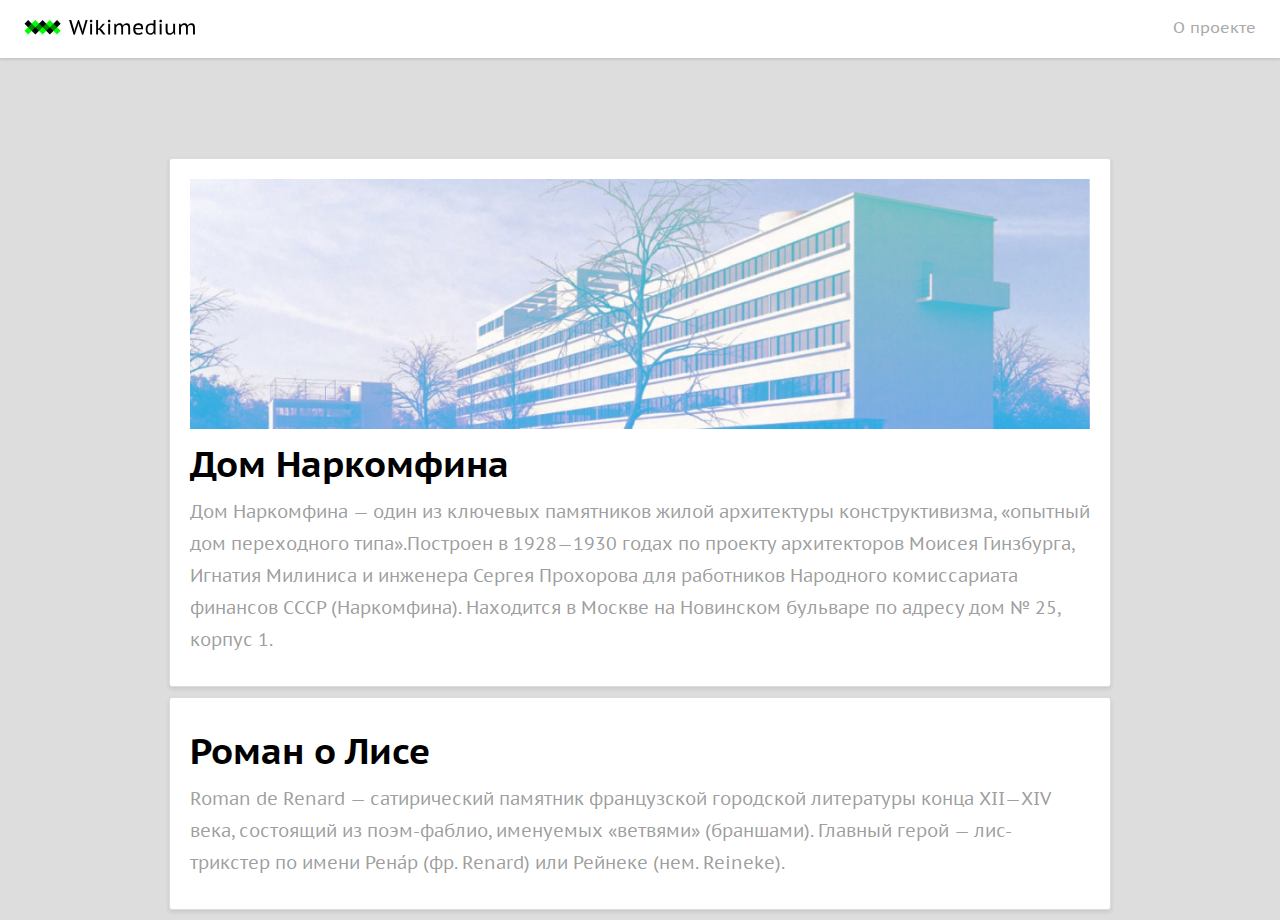
<file: index.html>
<!DOCTYPE html>
<html lang="en" dir="ltr">
  <head>
    <meta name="viewport" content="width=device-width">
    <meta charset="utf-8">
    <meta property="og:type" content="article">
    <meta property="og:url" content="https://tuaift.github.io/">
    <meta property="og:title" content="Wikimedium — Главная страница">
    <meta property="og:description" content="Учебный проект по html/css">
    <meta property="og:image" content="https://tuaift.github.io/wikimedium/images/narkomfin.jpg">
    <link rel="icon" type="image/x-icon" href="images/favicon.ico"/>
    <link rel="icon" type="image/png" href="images/favicon.png"/>
    <link rel="stylesheet" href="css/style.css">
    <title>Wikimedium</title>
    <style media="screen">
      body {
        background: #ddd;
      }

    </style>
  </head>
  <body>
    <div class="menubar">
      <a href="index.html"><img src="images/logo.svg" alt=""></a>
      <a href="about.html">О проекте</a>
    </div>
    <div class="index-item">
      <img src="images/narkomfin.jpg" alt="">
      <h1>Дом Наркомфина</h1>
      <p>Дом Наркомфина — один из ключевых памятников жилой архитектуры конструктивизма,
        «опытный дом переходного типа».Построен в 1928—1930 годах по проекту архитекторов Моисея Гинзбурга, Игнатия Милиниса и инженера Сергея Прохорова для
        работников Народного комиссариата финансов СССР (Наркомфина). Находится в Москве на Новинском бульваре по адресу дом № 25, корпус 1.</p>
      <a href="narkomfin.html"></a>
    </div>
    <div class="index-item">
      <h1>Роман о Лисе</h1>
      <p>Roman de Renard &mdash; сатирический памятник французской городской литературы конца XII—XIV века,
        состоящий из поэм-фаблио, именуемых «ветвями» (браншами). Главный герой — лис-трикстер по имени Рена́р
        (фр. Renard) или Рейнеке (нем. Reineke).</p>
      <a href="renart.html"></a>
    </div>
  </body>
</html>
</file>
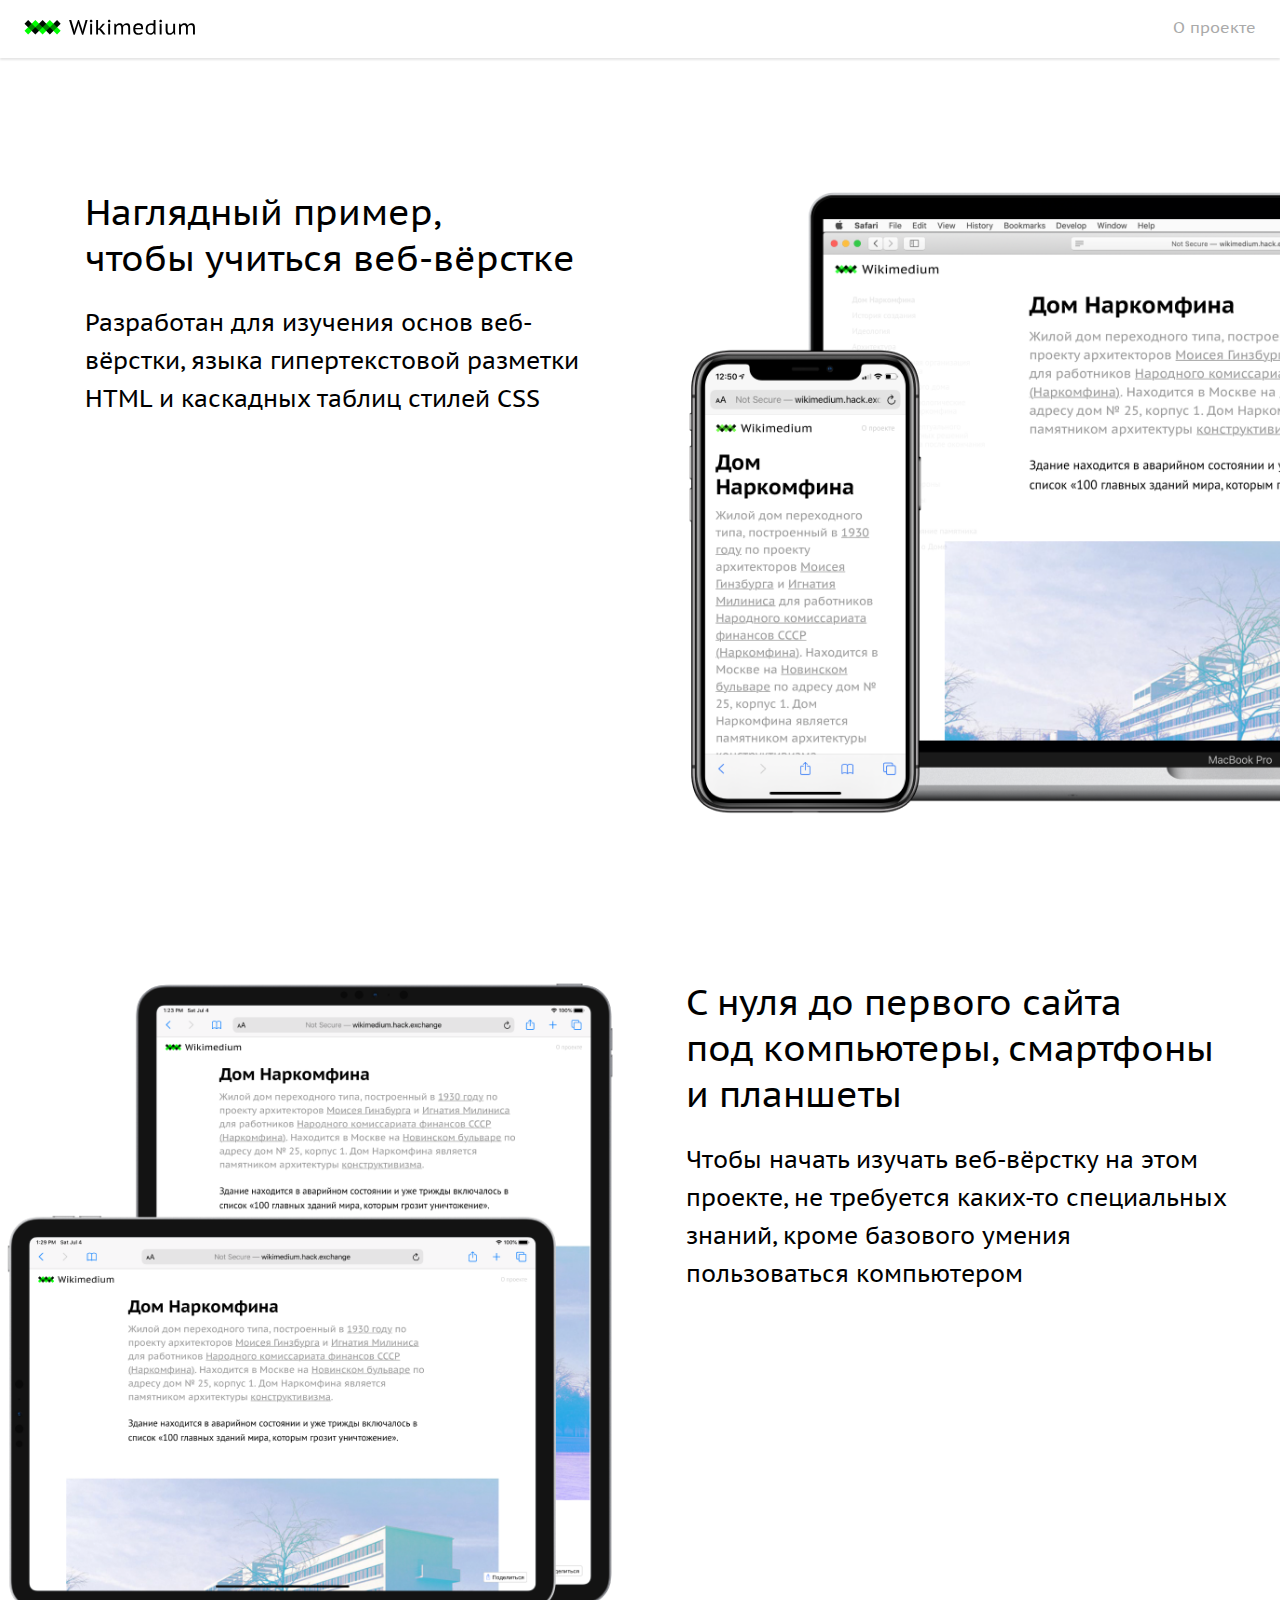
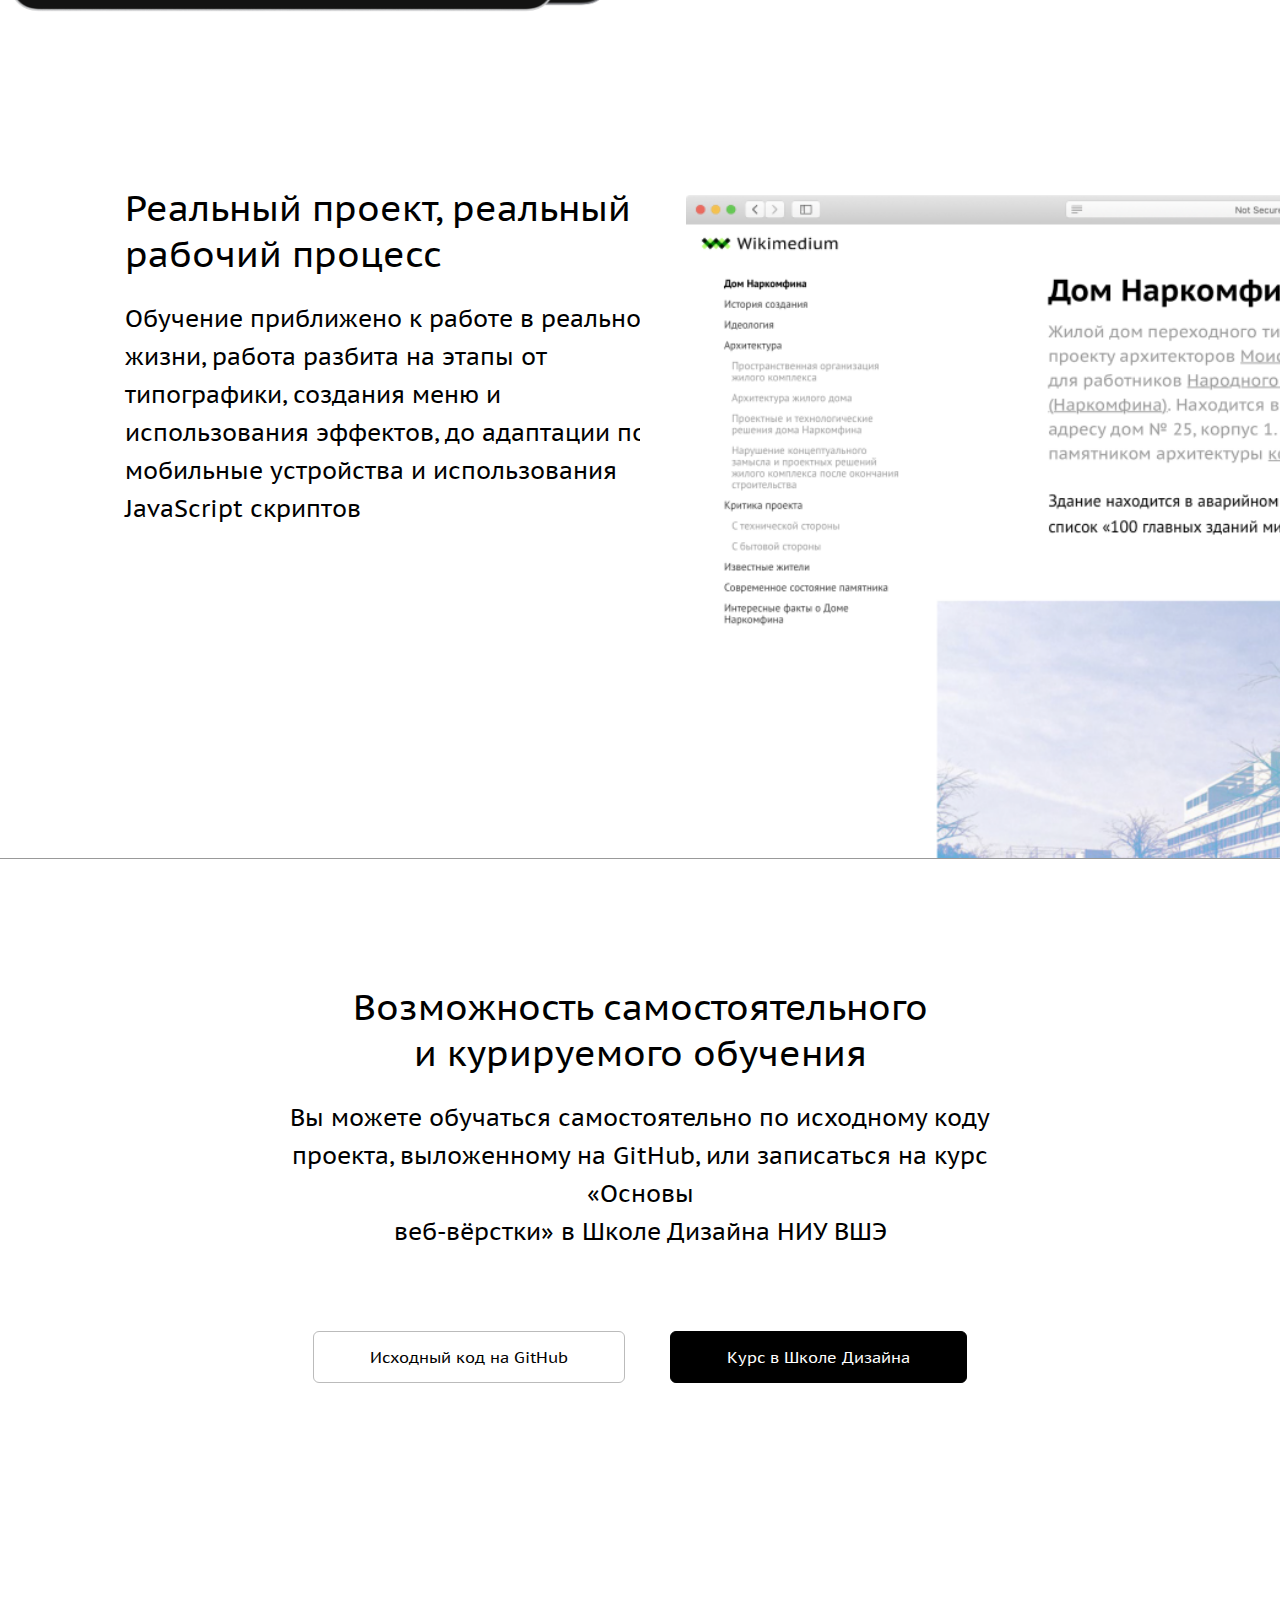
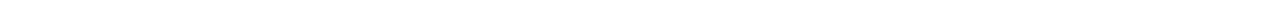
<file: about.html>
<!DOCTYPE html>
<html lang="en" dir="ltr">
  <head>
    <meta name="viewport" content="width=device-width">
    <meta charset="utf-8">
    <link rel="stylesheet" href="css/style.css">
    <title></title>
    <style media="screen">
      /* html {
        background: white;
        height: 3253px;
        position: relative;
      }*/

      body {
        display: block;
        margin: 0 auto 220px auto;
        padding: 0;
        width: 1280px;
        height: 100%;
      	background: white;
      	overflow-x: hidden;
      }

      /* body::before{
        content: '';
        background: url('images/1440.jpg');
        opacity: .1;
        position: absolute;
        top: 0;
        left: 0;
        right: 0;
        height: 100%;
      }*/

      section {
        display: flex;
        justify-content: space-between;
        vertical-align: top;
        padding-top: 80px;
      }

      section div {
        overflow: hidden;
        width: 50%;
        padding-left: 40px;
      }

      section h1, section p {
        width: 510px;
        margin: 0 auto;
      }

      section h1,
      .bottom_block h1 {
        margin-top: 51px;
        margin-bottom: 23px;
        font-size: 36px;
        line-height: 46px;
      }

      section p,
      .bottom_block p {
        font-size: 24px;
        line-height: 38px;
      }

      section img {
        height: 93%;
        width: auto;
      }

      section:nth-of-type(2) h1,
      section:nth-of-type(2) p {
        margin: 16px 0 8px;
        width: 540px;
      }

      .about2-left {
        display: flex;
        justify-content: flex-end;
      }

      .about2-left img{
        padding-left: 40px;
      }

      .about2-right {
        display: flex;
        flex-direction: column;
        padding-left: 52px;
      }

      section:nth-of-type(3) h1,
      section:nth-of-type(3) p {
        margin-top: 20px;
        margin-left: 85px;
        width: 540px;
      }

      .about3 {
        border-bottom: 1px solid #999;
      }

      .about3-right img {
        height: 117%;
        width: auto;
        margin-top: 30px;
        margin-left: 6px;
      }

      .bottom_block {
        text-align: center;
        padding-top: 74px;
        width: 700px;
        margin: 0 auto;
      }

      .btn {
        text-decoration: none;
        border: 1px solid #bbb;
        padding: 17px 56px;
        background: white;
        display: inline-block;
        border-radius: 6px;
        margin: 80px 20px 0;
        color: inherit;
      }

      .btn-black {
        color: white;
        background: black;
        border-color: black;
      }

      @media all and (min-device-width: 1790px) {
        body { width: 100%; }
        .about img { width: 90%; }
      }

      @media all and (min-device-width: 1024px) and (max-device-width: 1366px) and (orientation: portrait) {
        body { min-width: 1024px; }
        section {flex-direction: column;}
        section div { width: 100%; display: flex; flex-direction: column; align-items: center; padding: 0;}
        section div * { align-self: center;}
        .about2 {flex-direction: column-reverse;}
        .about2-left img { margin-top: 80px;}
      }

    </style>
  </head>
  <body>
    <div class="menubar">
      <a href="index.html"><img src="images/logo.svg" alt=""></a>
      <a href="about.html">О проекте</a>
    </div>
    <section class="about">
      <div class="about1-left">
        <h1>Наглядный пример, <br>чтобы учиться веб-вёрстке</h1>
        <p>Разработан для изучения основ веб-вёрстки, языка гипертекстовой разметки HTML и каскадных таблиц стилей CSS</p>
      </div>
      <div class="about1-right">
        <img src="images/about1.png" alt="">
      </div>
    </section>
    <section class="about about2">
      <div class="about2-left">
        <img src="images/about2.png" alt="">
      </div>
      <div class="about2-right">
        <h1>С нуля до первого сайта <br>под компьютеры, смартфоны <br>и планшеты</h1>
        <p>Чтобы начать изучать веб-вёрстку на этом проекте, не требуется каких-то специальных знаний, кроме базового умения пользоваться компьютером</p>
      </div>
    </section>
    <section class="about about3">
      <div class="about3-left">
        <h1>Реальный проект, реальный рабочий процесс</h1>
        <p>Обучение приближено к работе в реальной жизни, работа разбита на этапы от типографики, создания меню и использования эффектов,
          до адаптации под мобильные устройства и использования JavaScript скриптов</p>
      </div>
      <div class="about3-right">
        <img src="images/about3.png" alt="">
      </div>
    </section>
    <div class="bottom_block">
      <h1>Возможность самостоятельного <br>и курируемого обучения</h1>
      <p>Вы можете обучаться самостоятельно по исходному коду проекта, выложенному на GitHub, или записаться на курс «Основы <br>веб-вёрстки» в Школе Дизайна НИУ ВШЭ</p>
      <a class="btn" href="#">Исходный код на GitHub</a>
      <a class="btn btn-black" href="#">Курс в Школе Дизайна</a>
    </div>
  </body>
</html>
</file>
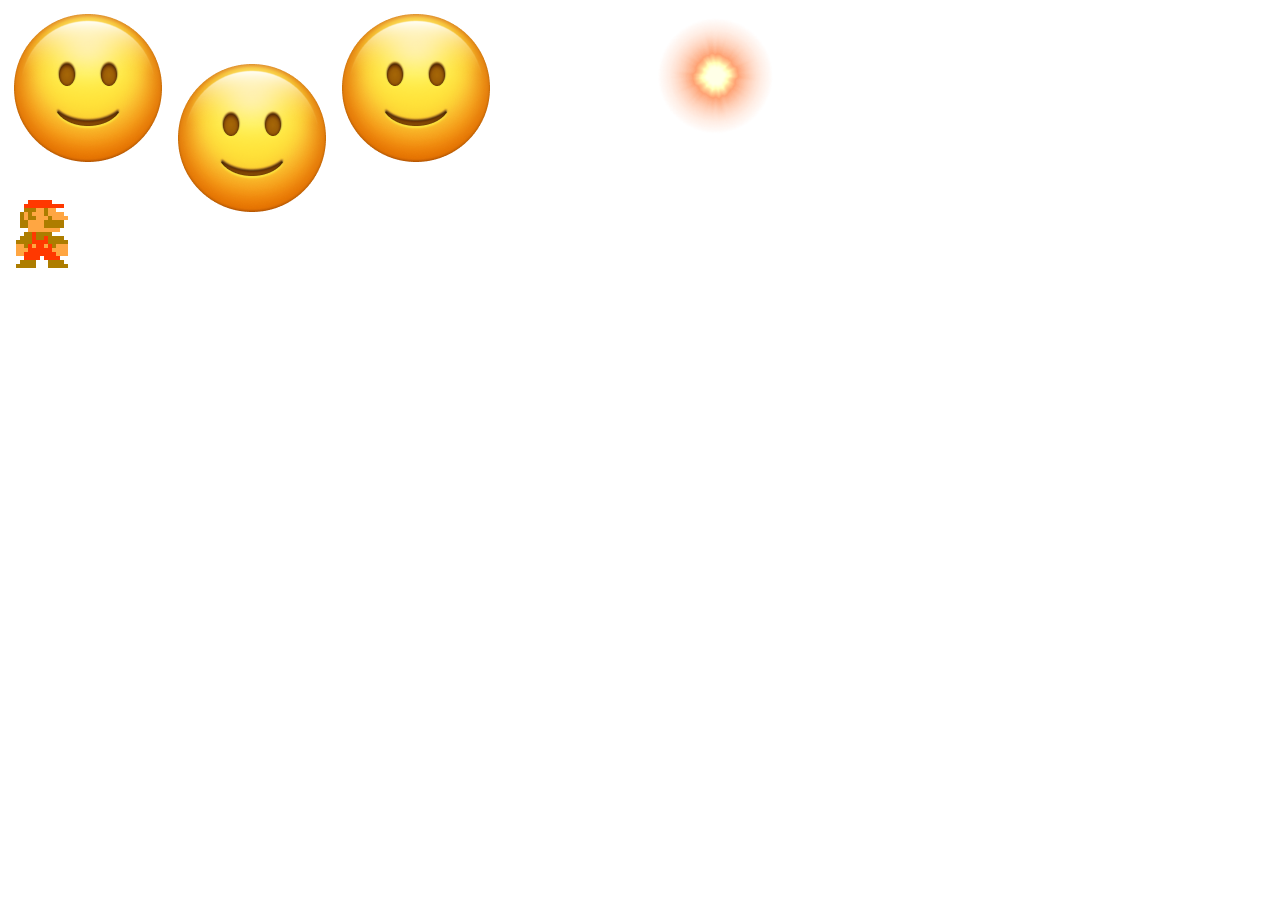
<file: ani3.html>
<!DOCTYPE html>
<html lang="en" dir="ltr">
  <head>
    <meta charset="utf-8">
    <title></title>
    <style media="screen">
      .mario {
        width: 68px;
        height: 68px;
        display: block;
        position: relative;
        background: url('images/mario-walk-n-jump-68.png');
      }

      .walk {
        animation: walk .4s steps(1) infinite;
      }

      .jump {
        position: absolute;
        left: 0;
        top: 0;
        animation: jump 4s linear infinite;
        opacity: 0;
      }

      .path {
        width: 68px;
        height: 68px;
        display: block;
        position: absolute;
        top: 200px;
        animation: path 4s linear infinite;
      }

      .blast {
        width: 151px;
        height: 151px;
        display: block;
        position: absolute;
        top: 0;
        left: 50%;
        background: url('images/blast-151.png');
        background-position: 0 0;
        animation: blast 2s steps(1) infinite;
      }

      .emoji {
        width: 160px;
        height: 160px;
        display: inline-block;
        position: relative;
        background: url('images/emoji-160.png');
      }

      .emoji-e {
        width: 160px;
        height: 160px;
        display: block;
        position: absolute;
        top: 0;
        left: 0;
        background: url('images/emoji-160.png');
        background-position: -640px top;
      }

      .emoji-m {
        width: 160px;
        height: 160px;
        display: block;
        position: absolute;
        top: 0;
        left: 0;
        background: url('images/emoji-160.png');
        background-position: -160px top;
      }

      .smile {
        animation: smile 1s steps(1) alternate infinite;
        animation-play-state: running;
      }

      .blink {
        animation: blink 1s steps(1) alternate infinite;
        animation-play-state: running;
      }

      .emoji:hover .smile,
      .emoji:hover .blink {
        animation-play-state: paused;
      }

      @keyframes spin {
        0% {transform: rotate(0deg);}
        10% {transform: rotate(10deg);}
      }

      @keyframes shake {
        0%, 50% {top: 50px;}
        25% {top: 40px;}
        75% {top: 30px;}
        100% {top: 50px;}
      }

      @keyframes smile {
        0% {background-position: -160px top;}
        33% {background-position: -320px top;}
        66% {background-position: -479px top;}
      }

      @keyframes blink {
        0% {background-position: -640px top;}
        33% {background-position: -800px top;}
        66% {background-position: -960px top;}
      }

      @keyframes walk {
        0% {background-position: 0 top;}
        25% {background-position: -68px top;}
        50% {background-position: -136px top;}
        75% {background-position: -204px top;}
      }

      @keyframes jump {
        0% {opacity: 0;}
        48% {background-position: -272px top; opacity: 1;}
        50% {background-position: -340px top; opacity: 1;}
        52% {background-position: -340px top; opacity: 0;}
        100% {opacity: 0;}
      }

      @keyframes path {
        0% {left: -68px; top: 200px;}
        48% {left: 48%; top: 200px;}
        50% {left: 50%; top: 100px;}
        52% {left: 52%; top: 200px;}
        100% {left: 100%; top: 200px;}
      }

      @keyframes blast {
        0% {opacity: 0;}
        3% {background-position: 0 0; opacity: 1;}
        6% {background-position: -151px 0;}
        9% {background-position: -302px 0;}
        12% {background-position: -453px 0;}
        15% {background-position: -604px 0;}
        18% {background-position: -755px 0;}
        21% {background-position: -906px 0;}
        24% {background-position: -1057px 0;}
        27% {background-position: 0 -151px;}
        30% {background-position: -151px -151px;}
        33% {background-position: -302px -151px;}
        36% {background-position: -453px -151px;}
        39% {background-position: -604px -151px;}
        42% {background-position: -755px -151px;}
        45% {background-position: -906px -151px;}
        48% {background-position: -1057px -151px;}
        51% {background-position: 0 -302px;}
        54% {background-position: -151px -302px;}
        57% {background-position: -302px -302px;}
        60% {background-position: -453px -302px;}
        63% {background-position: -604px -302px;}
        66% {background-position: -755px -302px;}
        69% {background-position: -906px -302px;}
        72% {background-position: -1057px -302px;}
        75% {background-position: 0 -453px;}
        78% {background-position: -151px -453px;}
        81% {background-position: -302px -453px;}
        84% {background-position: -453px -453px;}
        87% {background-position: -604px -453px;}
        90% {background-position: -755px -453px;}
        93% {background-position: -906px -453px;}
        96% {background-position: -1057px -453px;}
      }

    </style>
  </head>
  <body>
    <div class="emoji">
      <div class="emoji-e blink"></div>
      <div class="emoji-m smile"></div>
    </div>
    <div class="emoji" style="animation: spin .8s infinite; top: 50px;">
      <div class="emoji-e"></div>
      <div class="emoji-m"></div>
    </div>
    <div class="emoji">
      <div class="emoji-e blink"></div>
      <div class="emoji-m"></div>
    </div>
    <div class="blast"></div>
    <div class="path">
      <div class="mario walk"></div>
      <div class="mario jump"></div>
    </div>
  </body>
</html>
</file>
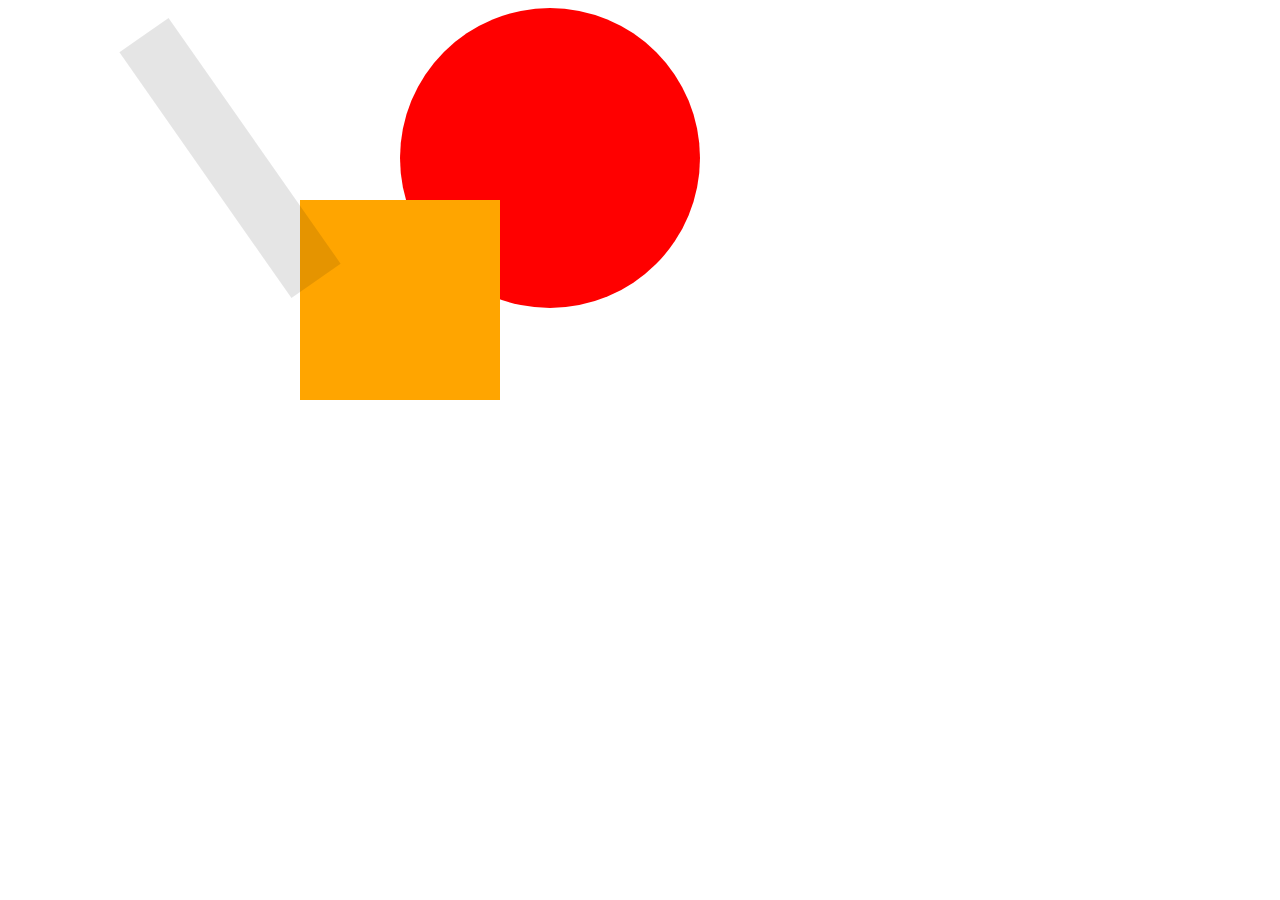
<file: art1.html>
<!DOCTYPE html>
<html lang="en" dir="ltr">
  <head>
    <meta charset="utf-8">
    <title></title>
    <style media="screen">

      @keyframes resizer {
        0% {width: 300px; height: 300px}
        30% {background: blue}
        50% {width: 400px; height: 400px}
        100% {width: 300px; height: 300px}
      }


    	* {
    		transition: all .8s ease;
    	}

    	*:hover {
    		transition: all .1s ease;
    	}

    	.red {
    		width: 300px;
    		height: 300px;
    		background: red;
    		border-radius: 50%;
    		position: absolute;
    		left: 400px;
        animation: resizer 5s infinite;
    	}

      	.black {
      		width: 60px;
      		height: 300px;
      		transform: rotate(-35deg);
      		background: black;
      		position: absolute;
      		left: 200px;
      		z-index: 1;
      		opacity: .1;
      	}

      	.black:hover {
      		width: 120px;
      		opacity: 1;
      	}

      	.orange {
      		width: 200px;
	      	height: 200px;
	      	background: orange;
	      	position: absolute;
	      	left: 300px;
	      	top: 200px;
      	}

      	.orange:hover {
      		transform: rotate(95deg);
      	}

    </style>
  </head>
  <body>
    <div class="red"></div>
    <div class="black"></div>
    <div class="orange"></div>
  </body>
</html>
</file>
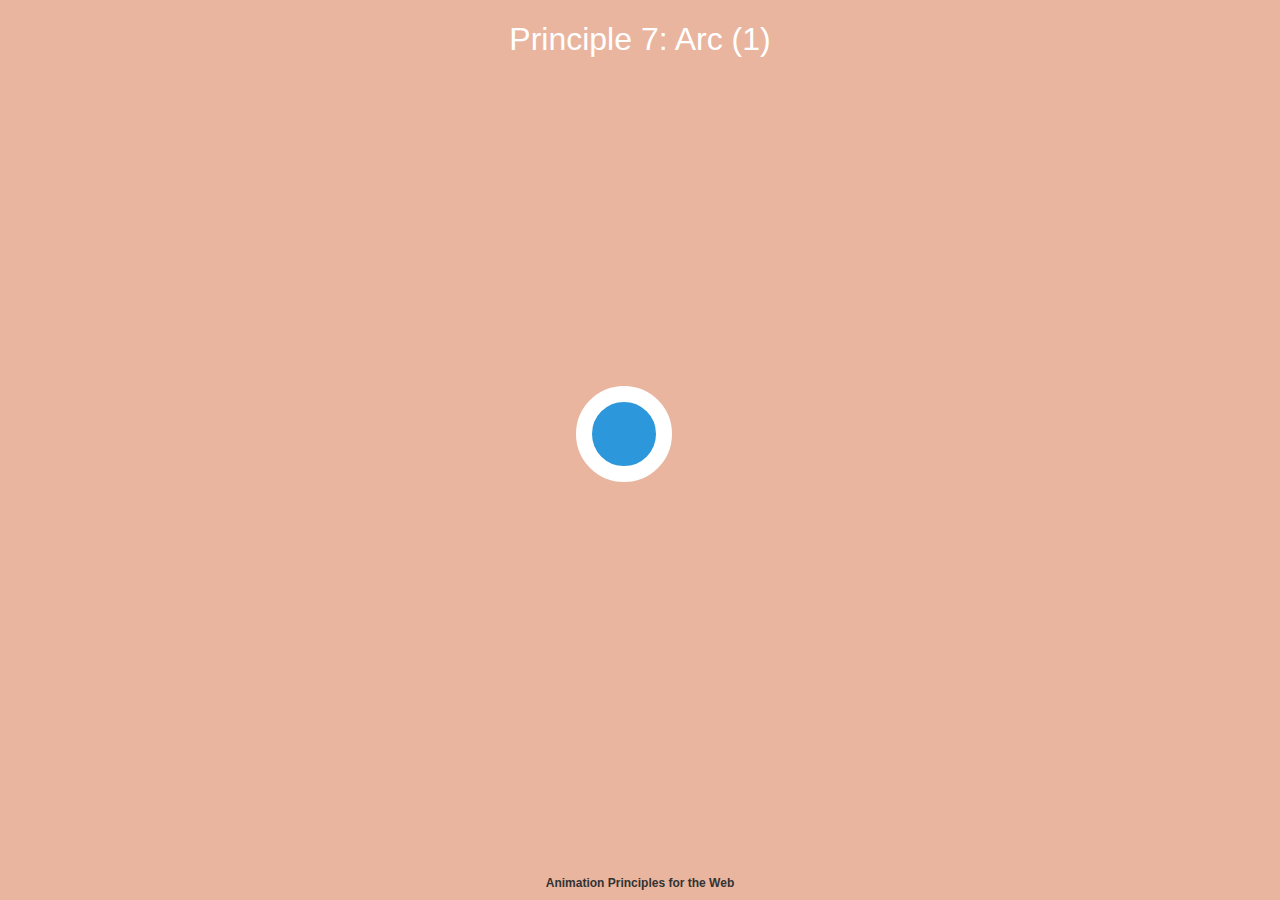
<file: art_animation.html>
<!DOCTYPE html>
<html lang="en" dir="ltr">
  <head>
    <meta charset="utf-8">
    <title></title>
    <style media="screen">
      .sevena .shape-container {
  animation: move-right 6s infinite cubic-bezier(.37,.55,.49,.67);
  position: absolute;
  left: calc(50% - 4em);
  top: calc(50% - 4em);
}
.sevena .shape {
  animation: bounce 6s infinite linear;
  border-radius: 50%;
  position: relative;
  left: auto;
  top: auto;
}

@keyframes move-right {
  0% {
    transform: translateX(20em);
    opacity: 1;
  }
  80% {
    opacity: 1;
  }
  90%, 100% {
    transform: translateX(-20em);
    opacity: 0;
  }
}

@keyframes bounce {
  0% {
    transform: translateY(-8em);
    animation-timing-function: cubic-bezier(.51,.01,.79,.02);
  }
  15% {
    transform: translateY(8em) scaleX(.8) scaleY(1.2);
    animation-timing-function: cubic-bezier(.19,1,.7,1);
  }
  16% {
    transform: translateY(9em) scaleX(1.2) scaleY(.8);
    animation-timing-function: cubic-bezier(.19,1,.7,1);
  }
  17% {
    transform: translateY(8em) scaleX(1) scaleY(1);
    animation-timing-function: cubic-bezier(.19,1,.7,1);
  }
  /* 25% {
    transform: translateY(-4em);
    animation-timing-function: cubic-bezier(.51,.01,.79,.02);
  }
  32.5% {
    transform: translateY(8em);
    animation-timing-function: cubic-bezier(.19,1,.7,1);
  }
  40% {
    transform: translateY(0em);
    animation-timing-function: cubic-bezier(.51,.01,.79,.02);
  }
  45% {
    transform: translateY(8em);
    animation-timing-function: cubic-bezier(.19,1,.7,1);
  }
  50% {
    transform: translateY(3em);
    animation-timing-function: cubic-bezier(.51,.01,.79,.02);
  }
  56% {
    transform: translateY(8em);
    animation-timing-function: cubic-bezier(.19,1,.7,1);
  }
  60% {
    transform: translateY(6em);
    animation-timing-function: cubic-bezier(.51,.01,.79,.02);
  }
  64% {
    transform: translateY(8em);
    animation-timing-function: cubic-bezier(.19,1,.7,1);
  }
  66% {
    transform: translateY(7.5em);
    animation-timing-function: cubic-bezier(.51,.01,.79,.02);
  }*/
  70%, 100% {
    transform: translateY(8em);
    animation-timing-function: cubic-bezier(.19,1,.7,1);
  }
}

/* General styling */
body {
  margin: 0;
  background: #e9b59f;
  font-family: HelveticaNeue, Arial, Sans-serif;
  color: #fff;
}

h1 {
  position: absolute;
  top: 0;
  left: 0;
  right: 0;
  text-align: center;
  font-weight: 300;
}

h2 {
  font-size: 0.75em;
  position: absolute;
  bottom: 0;
  left: 0;
  right: 0;
  text-align: center;
}

a {
  text-decoration: none;
  color: #333;
}

.principle {
  width: 100%;
  height: 100vh;
  position: relative;
}

.shape {
  background: #2d97db;
  border: 1em solid #fff;
  width: 4em;
  height: 4em;
  position: absolute;
  top: calc(50% - 2em);
  left: calc(50% - 2em);
}
    </style>
  </head>
  <body>
    <h1>Principle 7: Arc (1)</h1>
    <h2><a href="https://cssanimation.rocks/principles/" target="_parent">Animation Principles for the Web</h2>
    <article class="principle sevena">
      <div class="shape-container">
        <div class="shape a"></div>
      </div>
    </article>
  </body>
</html>
</file>
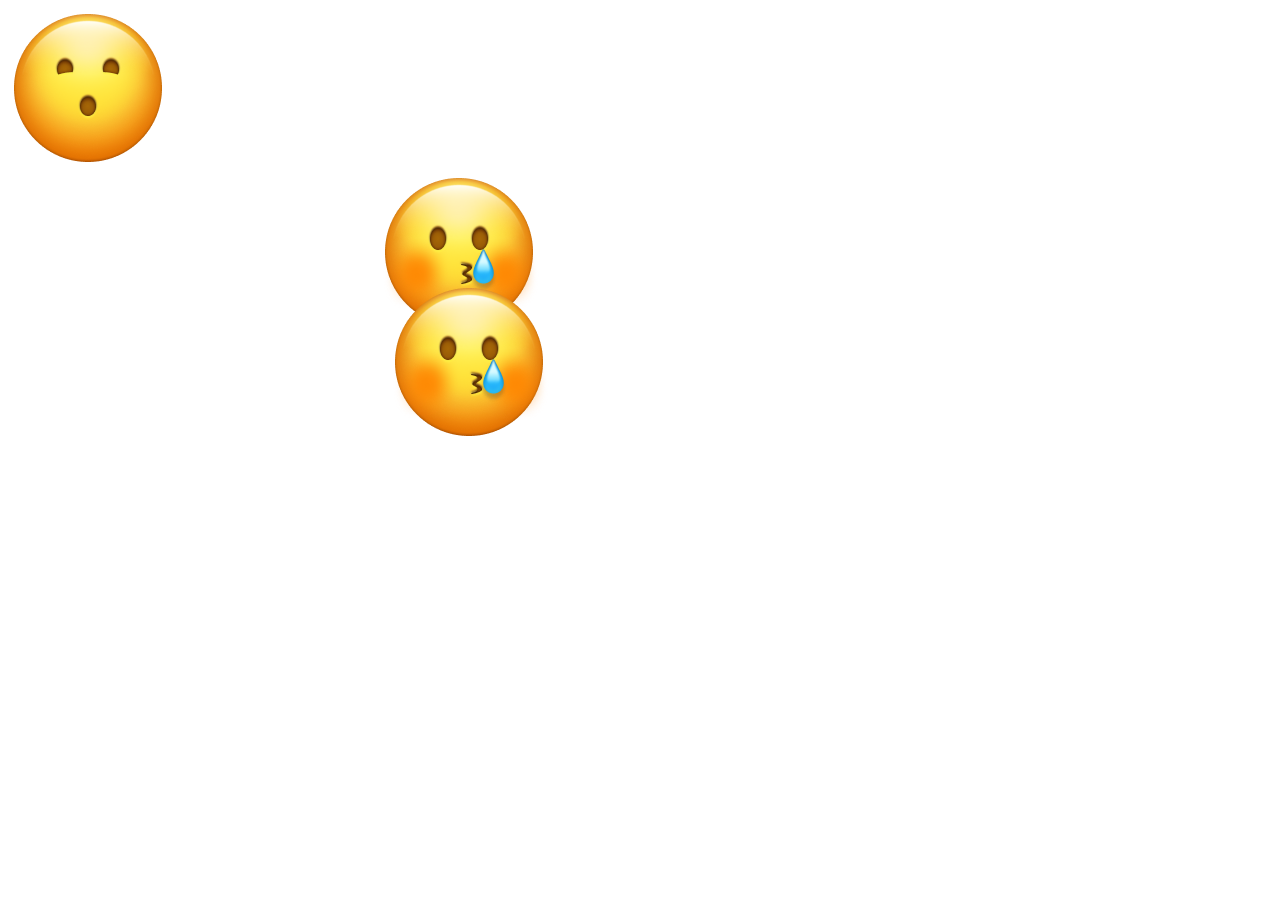
<file: emoji_animation.html>
<!DOCTYPE html>
<html lang="en" dir="ltr">
  <head>
    <meta charset="utf-8">
    <title></title>
    <style media="screen">
    .emoji {
      width: 160px;
      height: 160px;
      display: inline-block;
      position: relative;
    }

    .chih {
      background: url('images/emoji_shake_160.png');
      animation: sneeze 1s cubic-bezier(1,.24,1,.52) infinite;
      animation-play-state: paused;
    }

    .chih .emoji-e {
      width: 160px;
      height: 160px;
      display: block;
      position: absolute;
      top: 0;
      left: 0;
      background: url('images/emoji_shake_160.png');
      background-position: -160px top;
    }

    .chih .emoji-m {
      width: 160px;
      height: 160px;
      display: block;
      position: absolute;
      top: 0;
      left: 0;
      background: url('images/emoji_shake_160.png');
      background-position: -640px top;
    }

    .meh {
      animation: meh 1s steps(1) infinite;
      animation-play-state: paused;
    }

    .shrink {
      animation: shrink 1s steps(1) infinite;
      animation-play-state: paused;
    }

    .chih:hover,
    .chih:hover .meh,
    .chih:hover .shrink {
      animation-play-state: running;
    }

    .orbit {
      height: 110px;
      width: 320px;
      top: 0px;
      left: 320px;
      position: relative;
      animation: circle-path 4s linear infinite;
    }

    .shaking {
      height: 110px;
      width: 320px;
      top: 0px;
      left: 330px;
      position: relative;
      animation: shake 4s cubic-bezier(.36,.07,.19,.97) both;
    }

    .cry {
      position: relative;
      background: url('images/emoji_crying_160.png');
      margin-left: 4vw;
    }

    .cry .emoji-e {
      width: 160px;
      height: 160px;
      display: block;
      position: absolute;
      top: 0;
      left: 0;
      background: url('images/emoji_crying_160.png');
      background-position: -160px top;
    }

    .cry .emoji-drop {
      width: 160px;
      height: 160px;
      display: block;
      position: absolute;
      top: 0;
      left: 0;
      background: url('images/emoji_crying_160.png');
      background-position: -320px top;
    }

    .cry .emoji-m {
      width: 160px;
      height: 160px;
      display: block;
      position: absolute;
      top: 0;
      left: 0;
      background: url('images/emoji_crying_160.png');
      background-position: -480px top;
      animation: kiss .5s steps(1) infinite;
    }

    .anti-orbit {
      width: 160px;
      height: 160px;
      top: 0;
      left: 0;
      position: absolute;
      animation: circle-path 2s linear reverse infinite;
    }

    @keyframes shake {
      10%, 90% {transform: translate3d(-1px, 0, 0);}
      20%, 80% {transform: translate3d(2px, 0, 30px);}
      30%, 50%, 70% {transform: translate3d(-4px, 0, -3px);}
      40%, 60% {transform: translate3d(4px, 0, 0);}
    }
    @keyframes shake {
      0%, 50% {transform: translate(-1px, 2px);}
      25% {top: 40px;}
      75% {top: 30px;}
      100% {top: 50px;}
    }

    @keyframes vertical-float {
      0% {transform: translateY(0px);}
      50% {transform: translateY(320px);}
      100% {transform: translateY(0px);}
    }

    @keyframes circle-path {
      0% {transform: rotate(0deg);}
      100% {transform: rotate(360deg);}
    }

    @keyframes kiss {
      0% {background-position: -480px top;}
      50% {background-position: -640px top;}
    }


    @keyframes meh {
      0% {background-position: -640px top;}
      15% {background-position: -800px top;}
      20% {background-position: -960px top;}
    }

    @keyframes shrink {
      0% {background-position: -160px top;}
      15% {background-position: -320px top;}
      20% {background-position: -480px top;}
    }

    @keyframes sneeze {
      0% {transform: translateY(0);}
      20% {transform: translateX(2px) translateY(40px);}
      30% {transform: translateX(-4px) translateY(50px);}
      40% {transform: translateX(4px) translateY(60px);}
      50% {transform: translateX(-4px) translateY(60px);}
      60% {transform: translateX(4px) translateY(60px);}
      70% {transform: translateX(-4px) translateY(60px);}
      80% {transform: translateX(2px) translateY(60px);}
      100% {transform: translateX(0) translateY(60px);}
    }

    /* @keyframes sneeze-shake {
      20%, 80% {transform: translate(2px, 0);}
      30%, 50%, 70% {transform: translate(-4px, 0);}
      40%, 60% {transform: translate(4px, 0);}
    }*/


    </style>
  </head>
  <body>
    <div class="emoji chih">
      <div class="emoji-e shrink"></div>
      <div class="emoji-m meh"></div>
    </div>
    <div class="orbit">
      <div class="anti-orbit">
        <div class="emoji cry">
          <div class="emoji-e"></div>
          <div class="emoji-drop"></div>
          <div class="emoji-m"></div>
        </div>
      </div>
    </div>
    <div class="shaking">
      <div class="emoji cry" style="animation: vertical-float 4s ease-in-out infinite">
        <div class="emoji-e"></div>
        <div class="emoji-drop"></div>
        <div class="emoji-m"></div>
      </div>
    </div>
  </body>
</html>
</file>
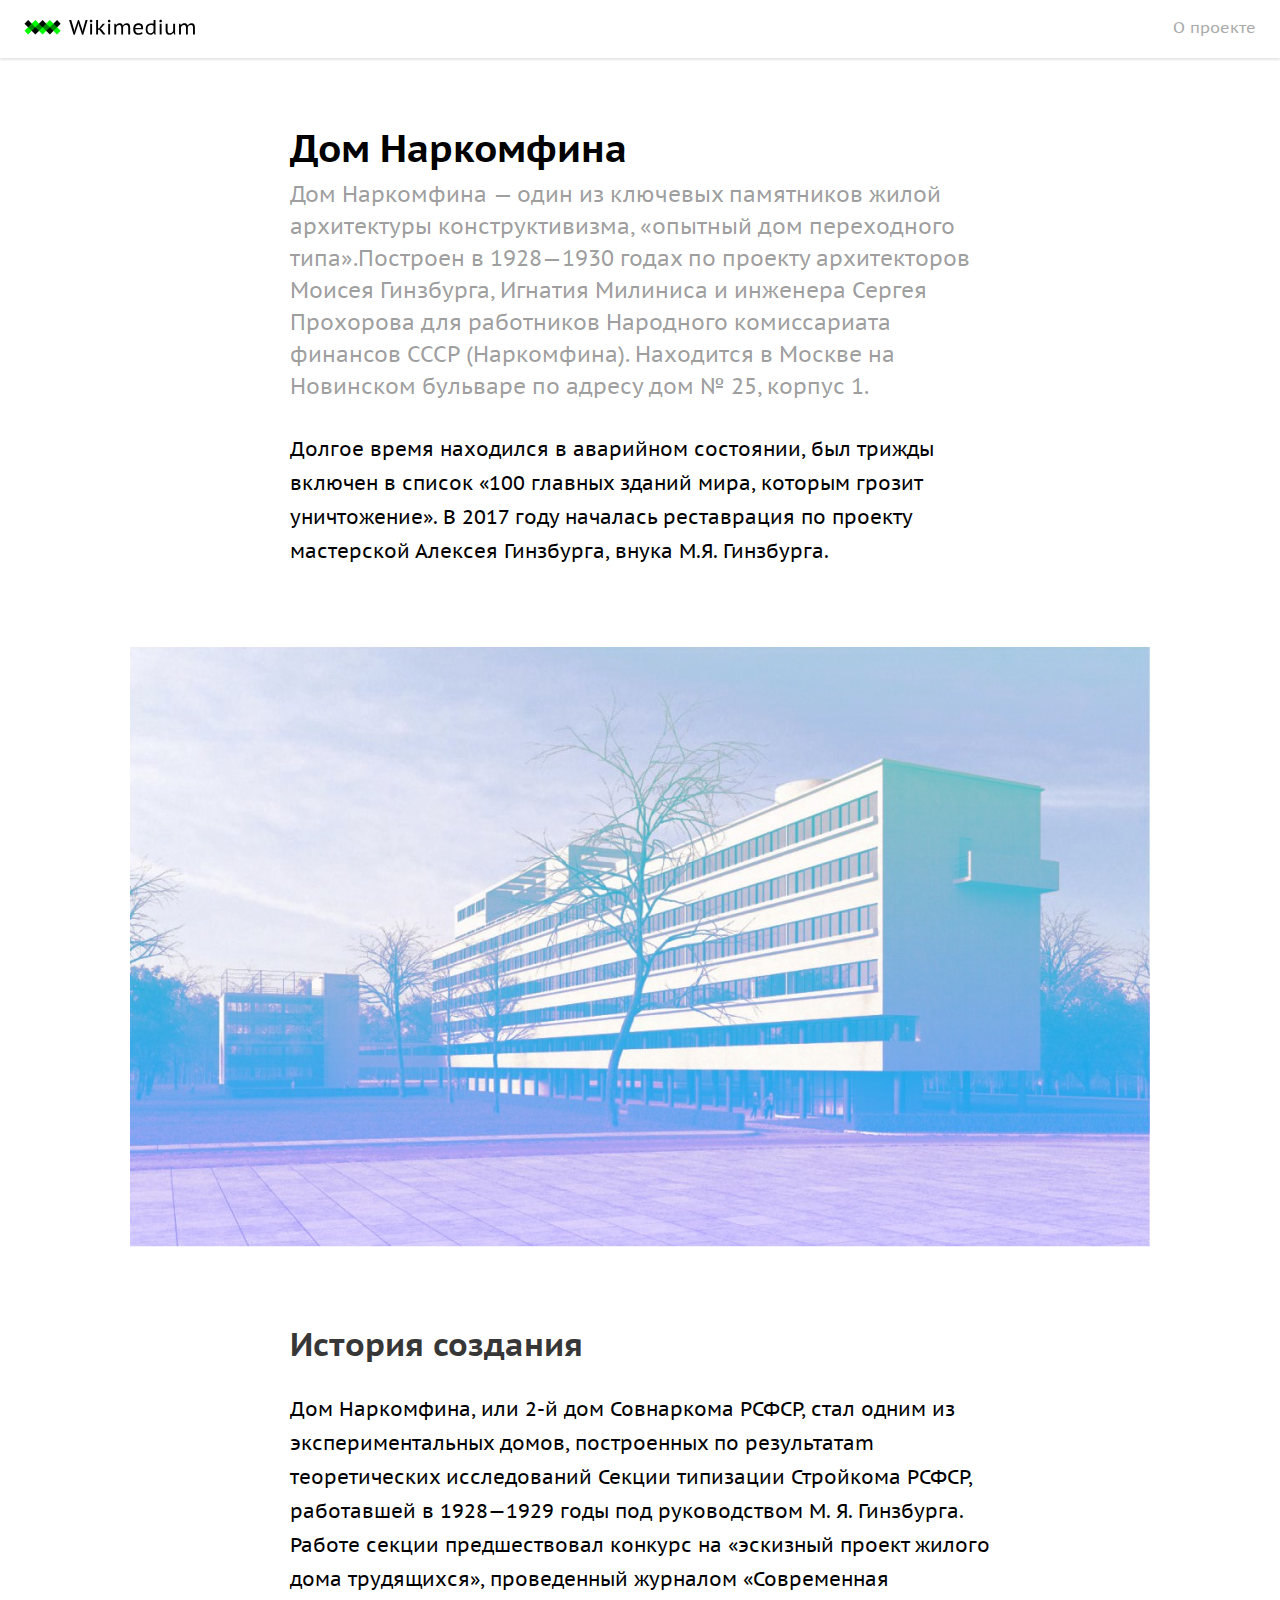
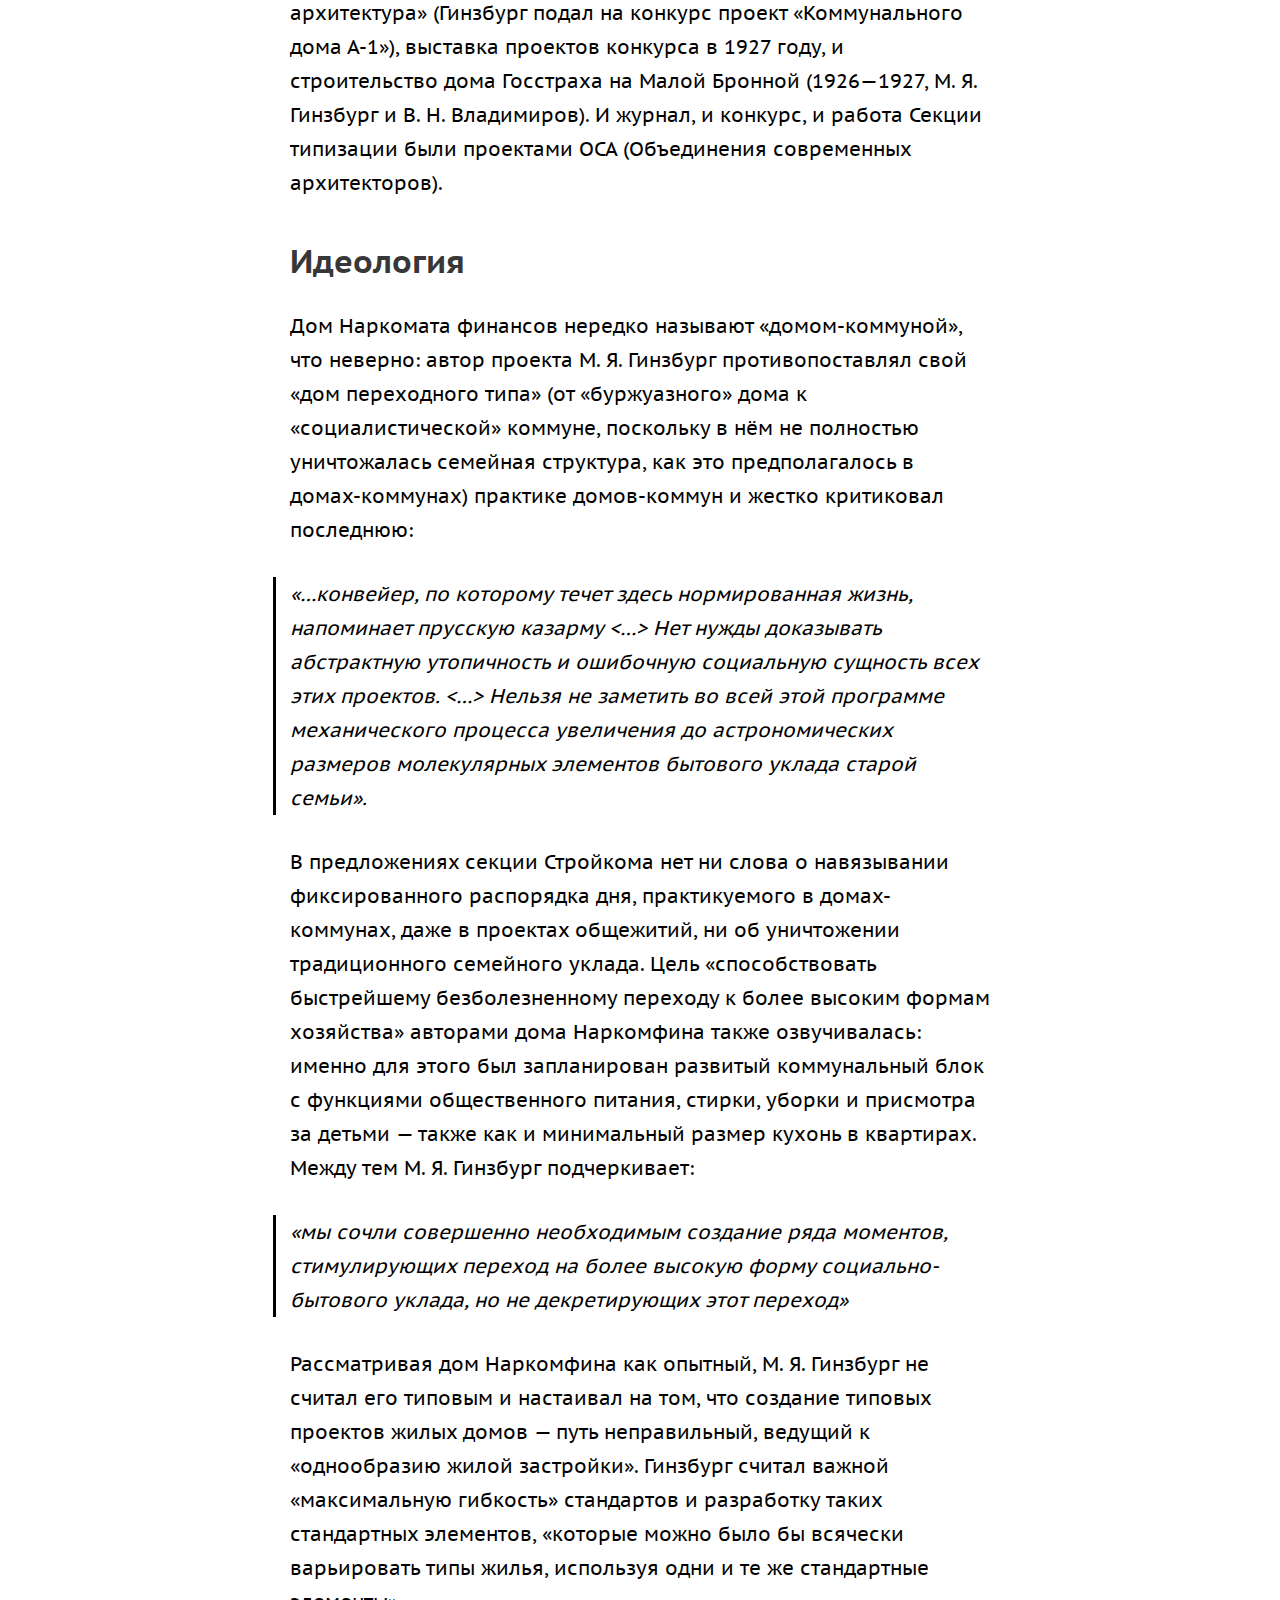
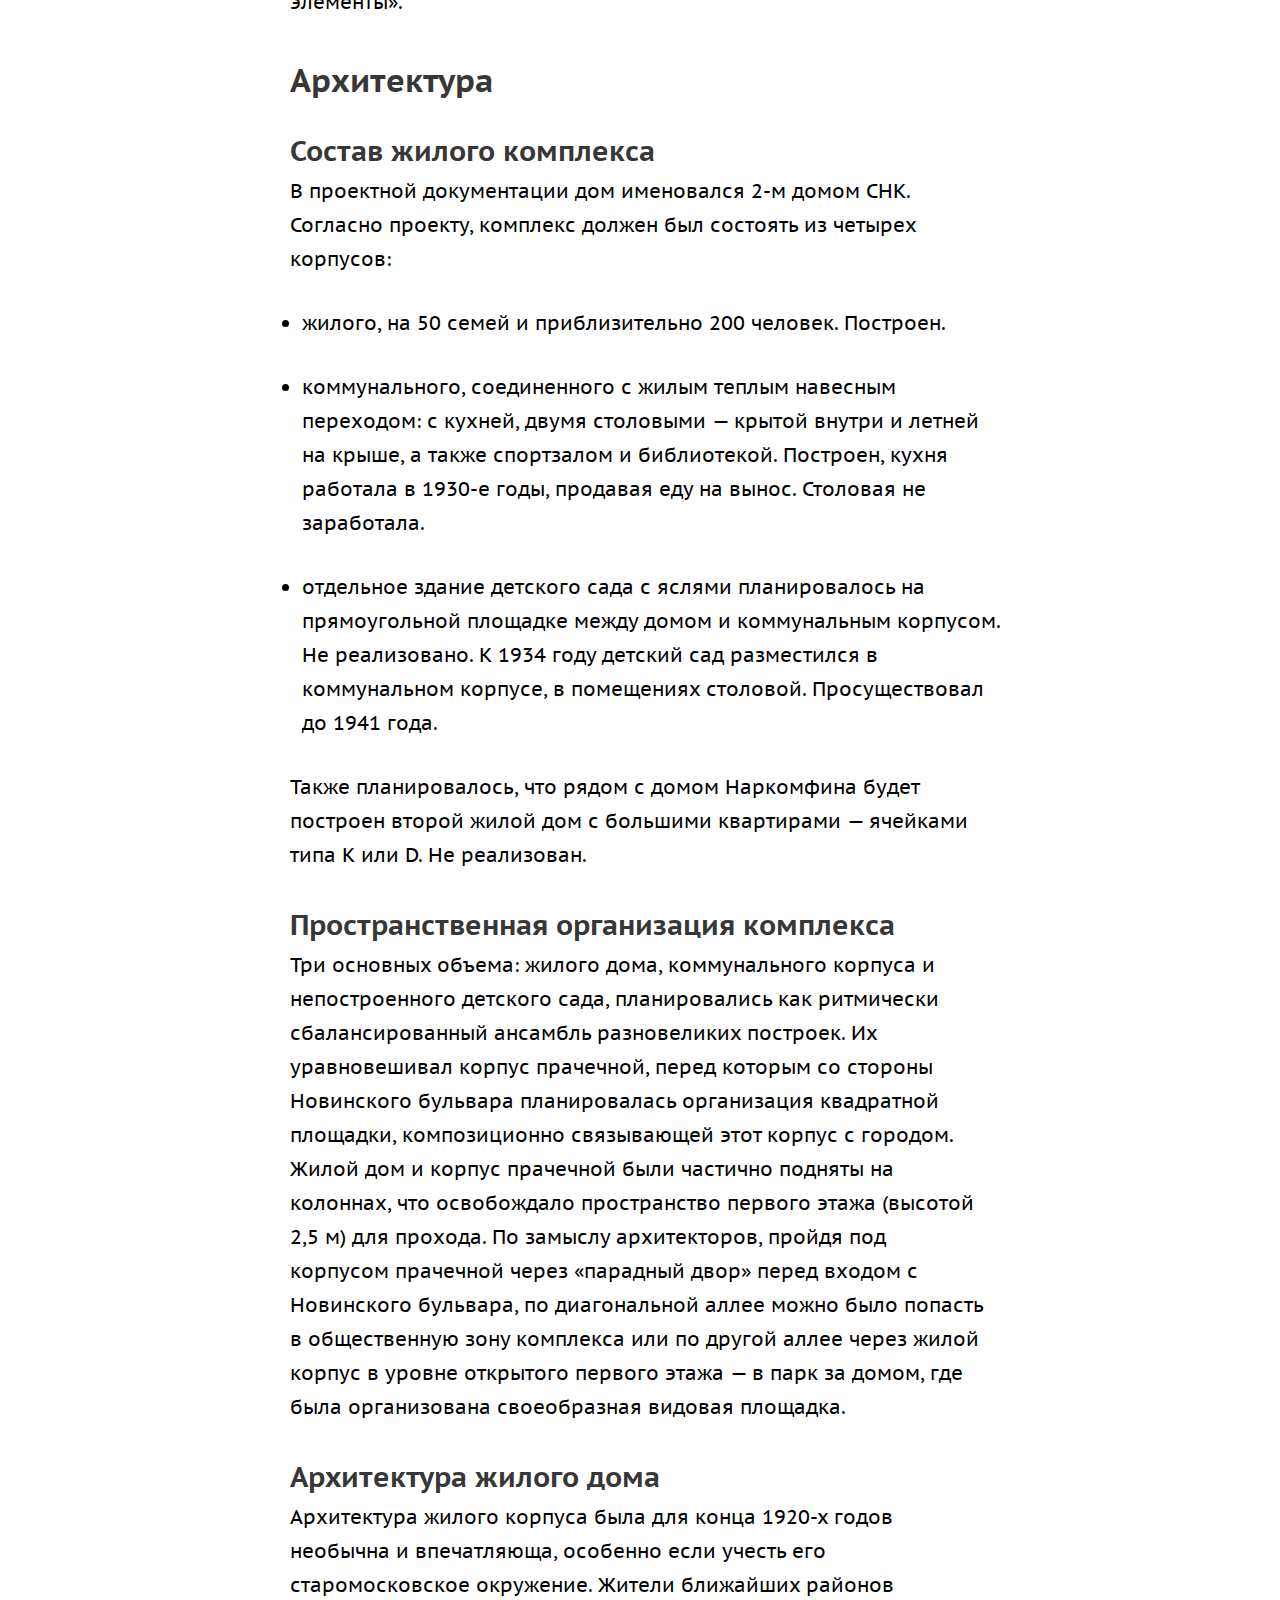
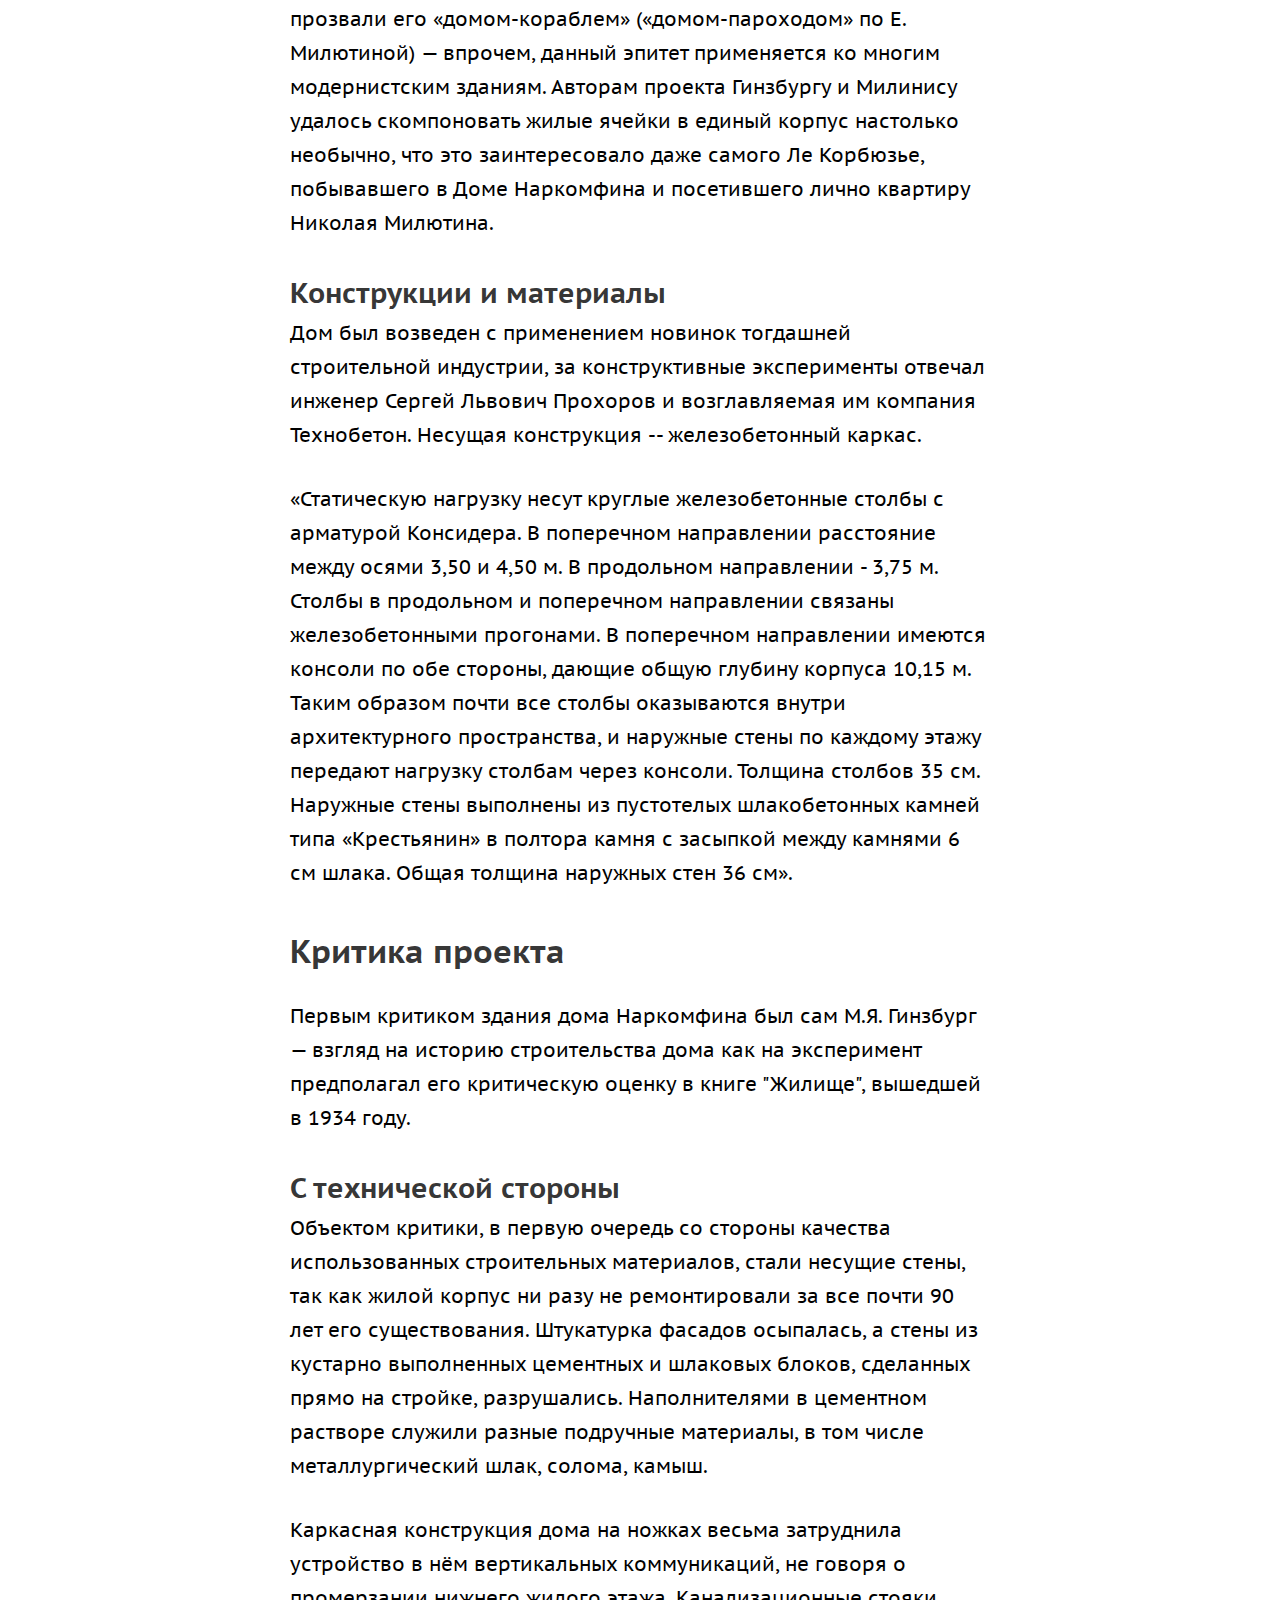
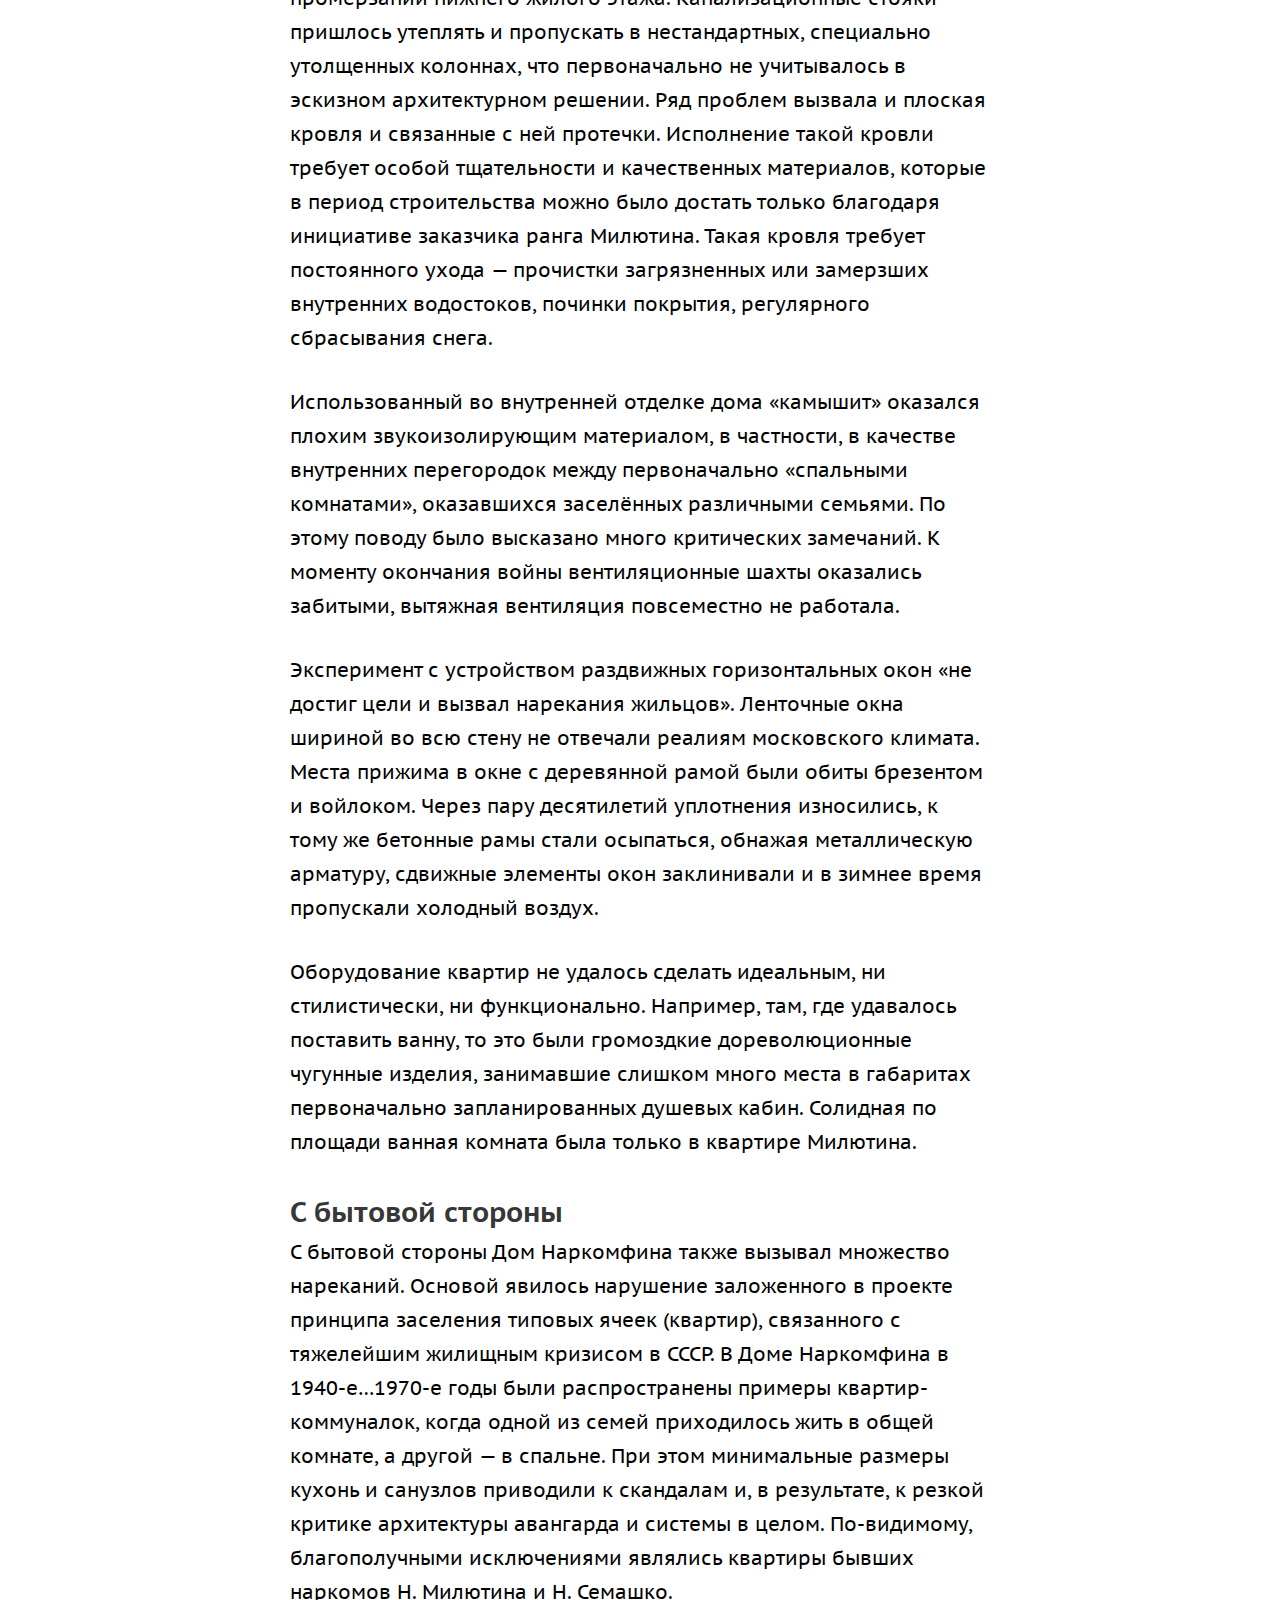
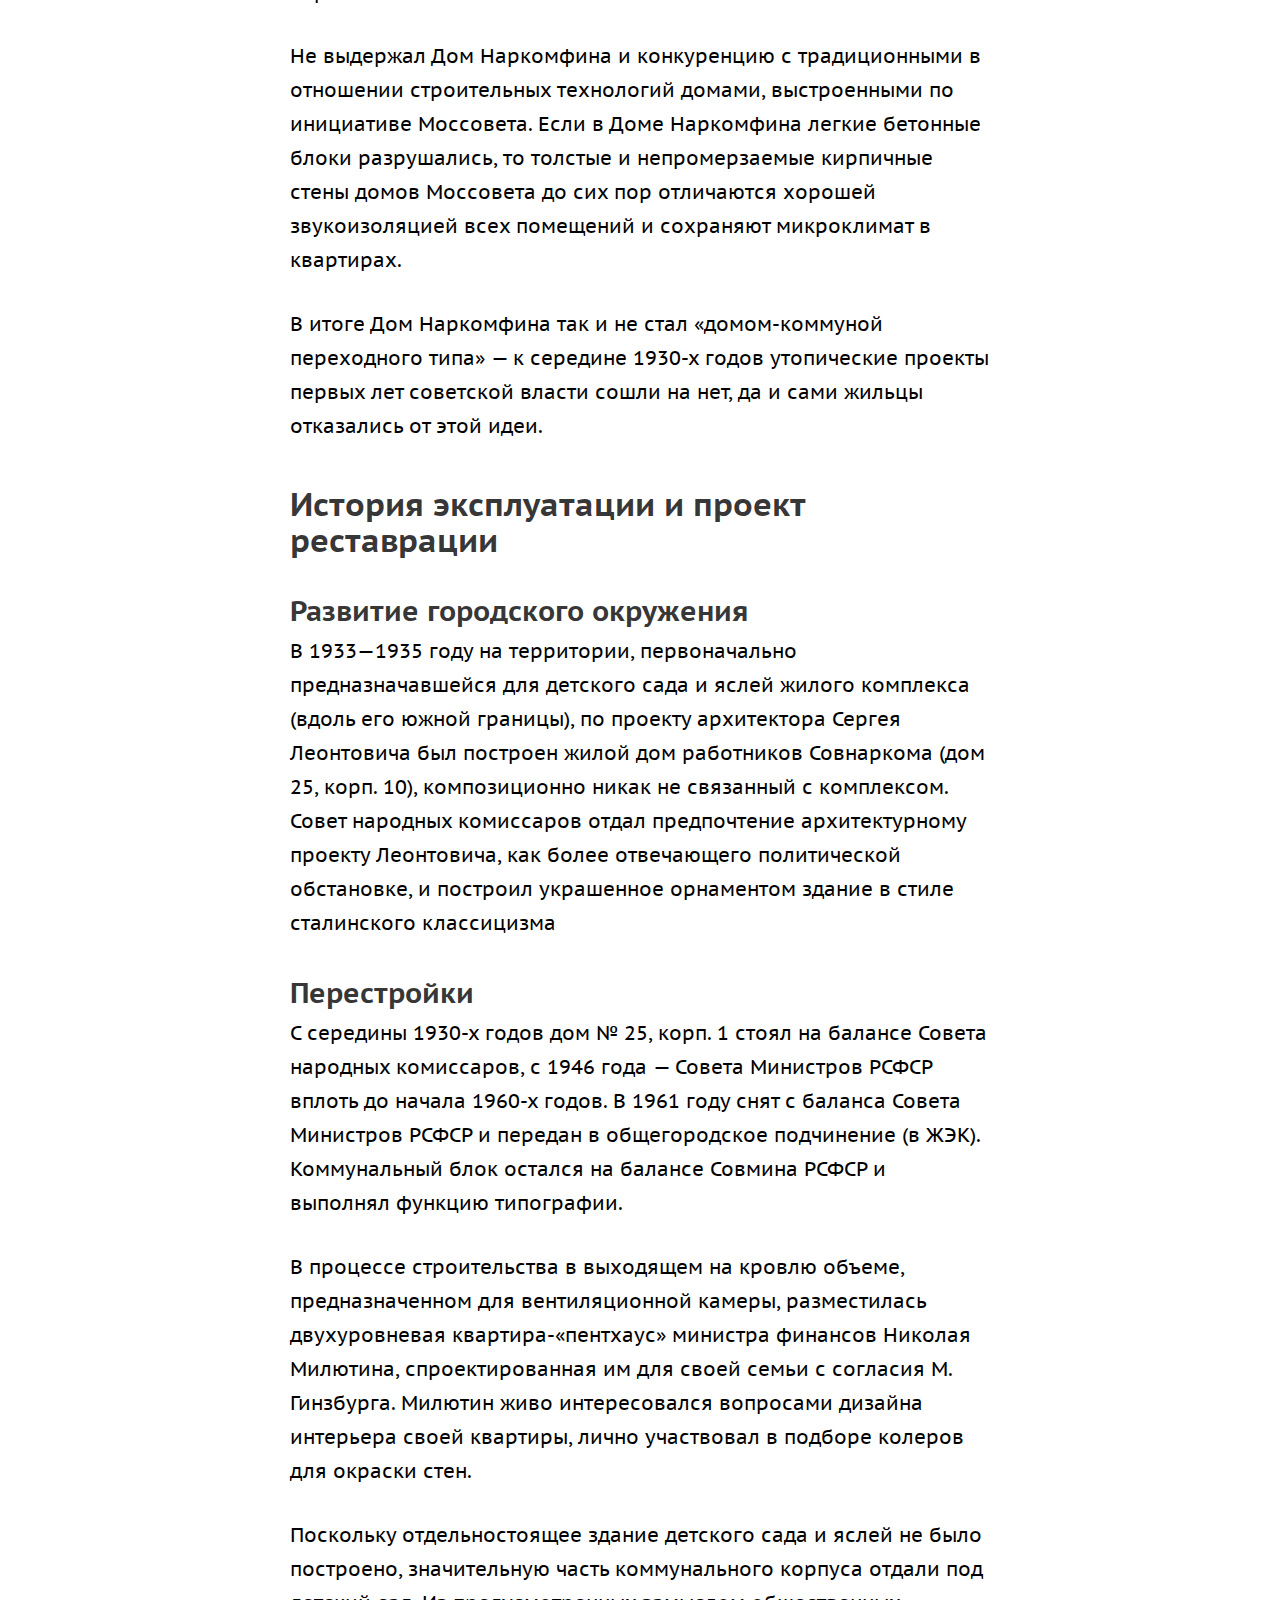
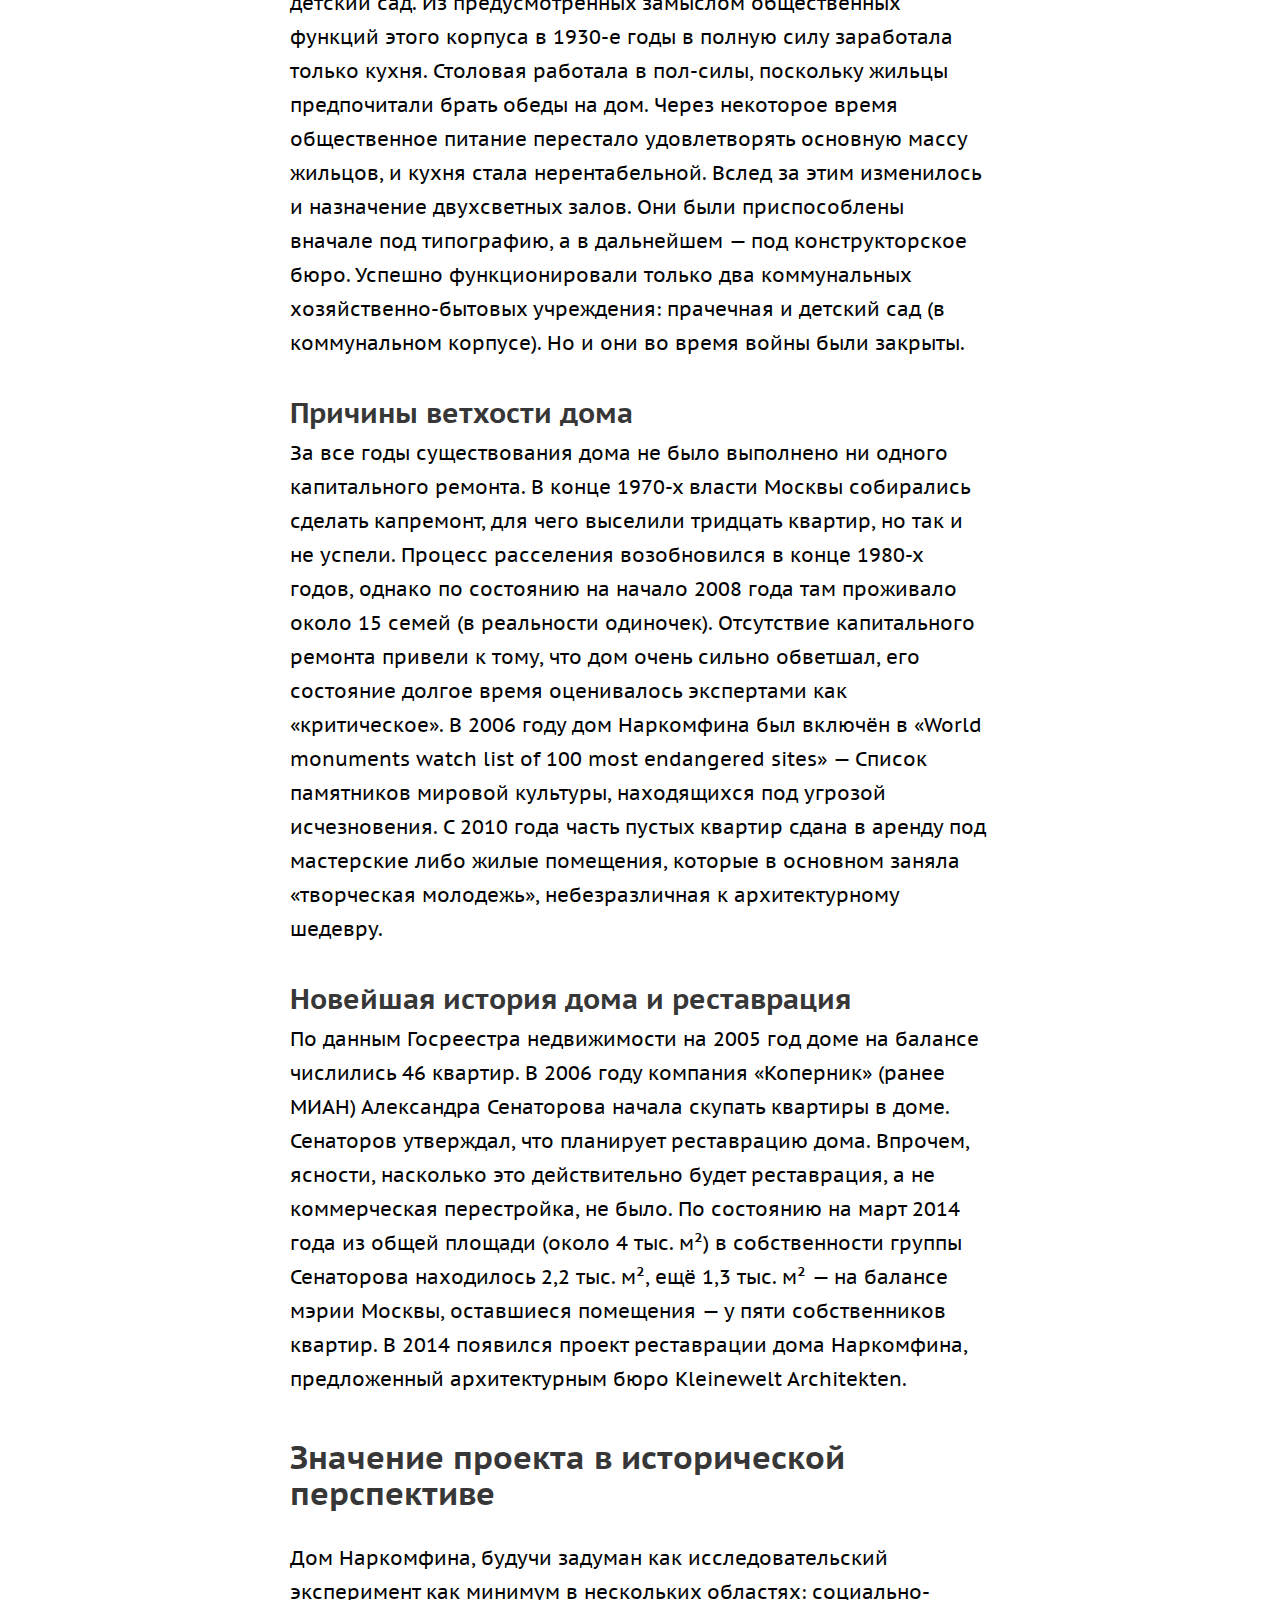
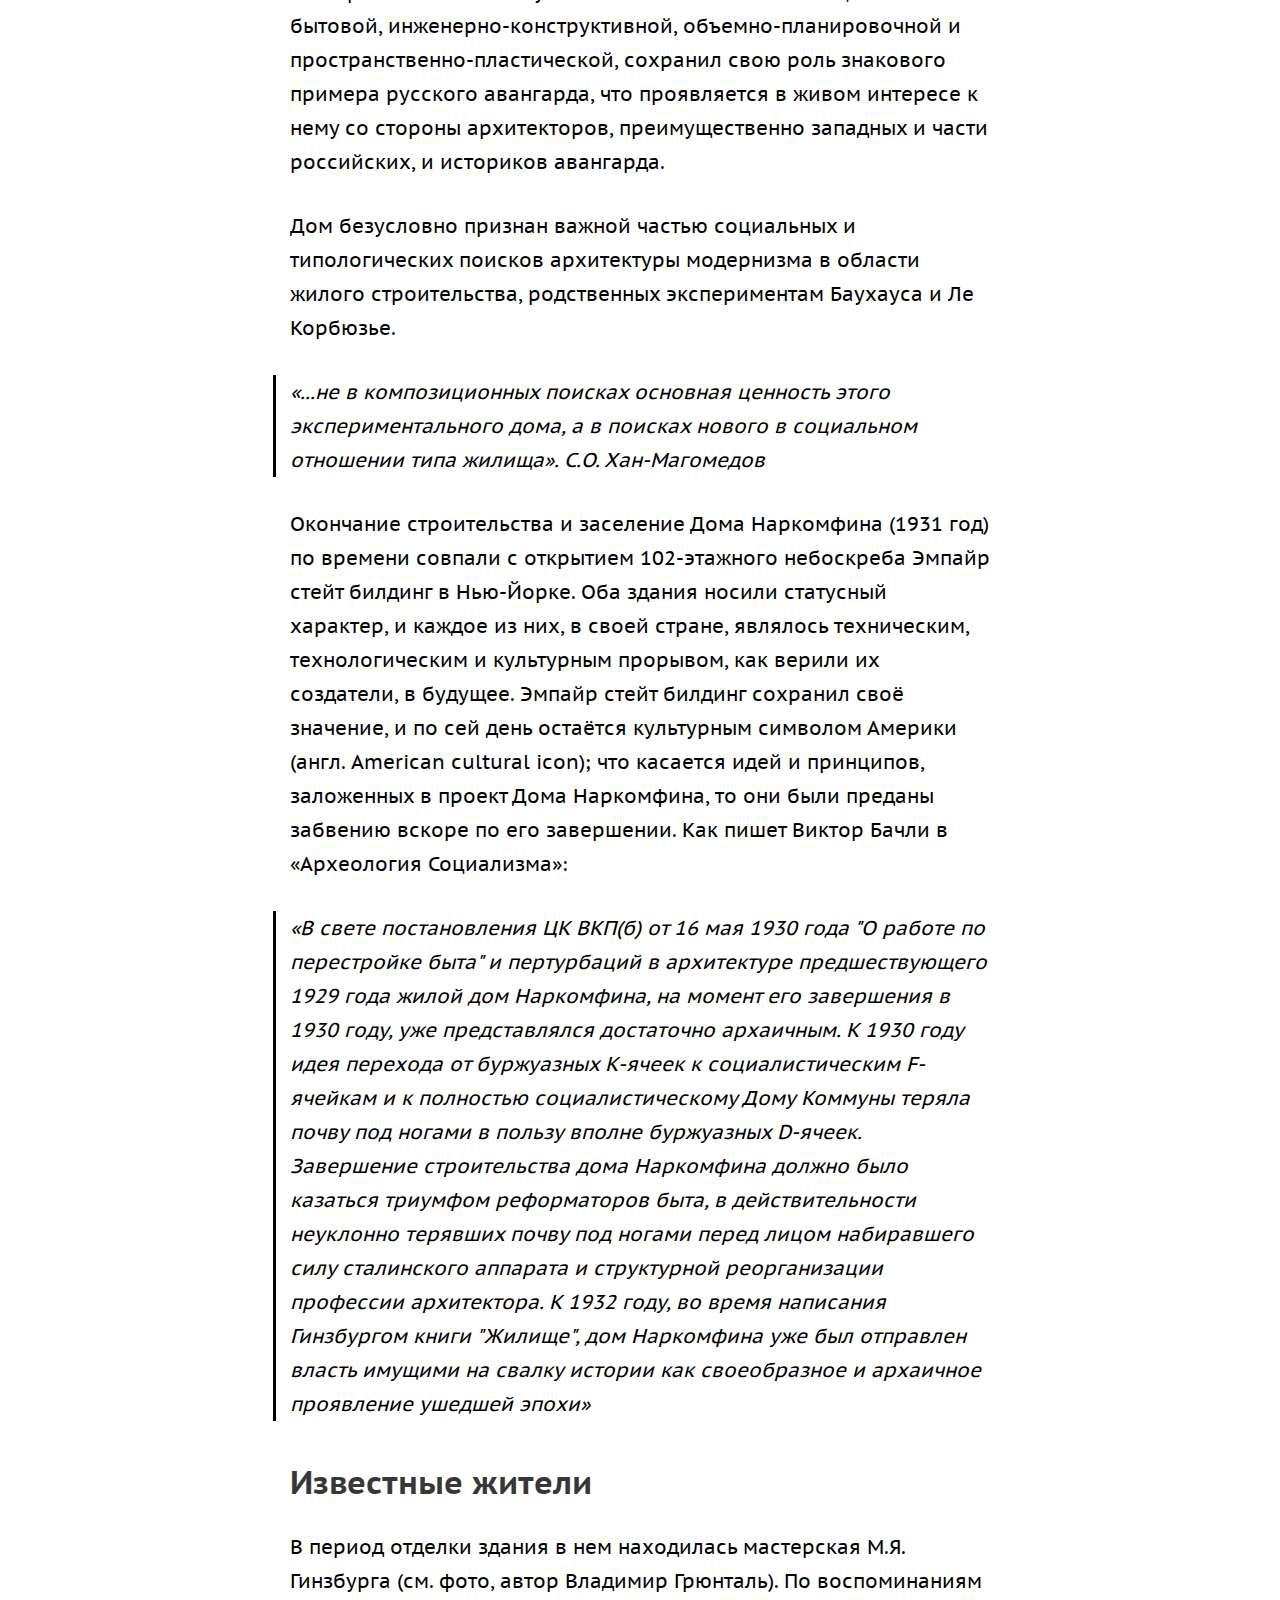
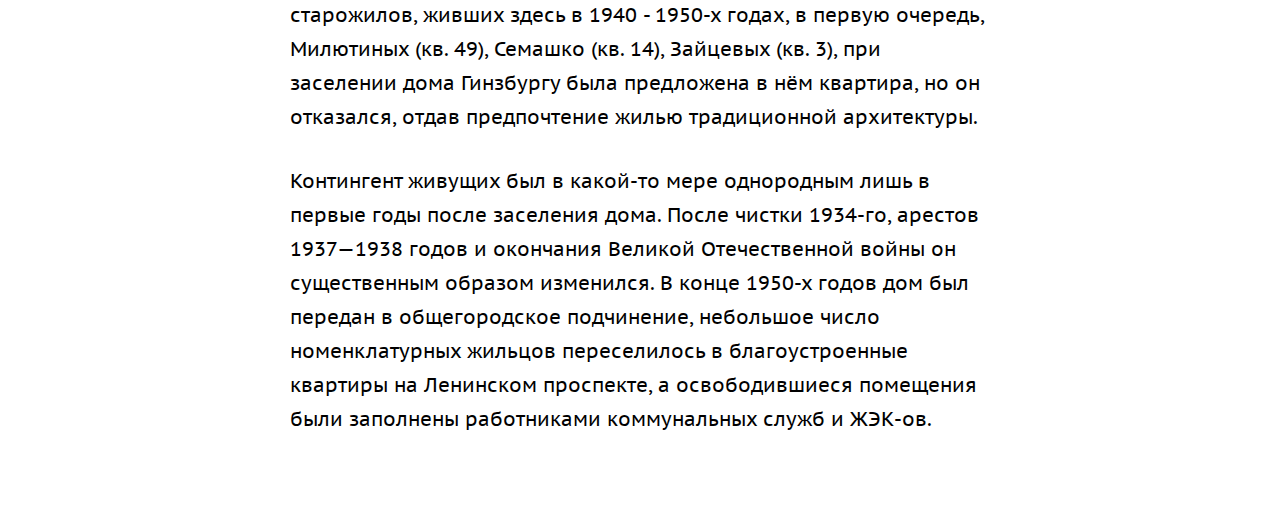
<file: narkomfin.html>
<!DOCTYPE html>
<html lang="en" dir="ltr">
  <head>
    <meta name="viewport" content="width=device-width">
    <meta charset="utf-8">
    <link rel="icon" type="image/x-icon" href="images/favicon.ico"/>
    <link rel="icon" type="image/png" href="images/favicon.png"/>
    <link rel="stylesheet" href="css/style.css">
    <script src="js/jquery-3.5.1.js" charset="utf-8"></script>
    <script src="js/sidebar.js" charset="utf-8"></script>
    <title>Дом Наркомфина</title>
  </head>
  <body>
    <div class="menubar">
      <a href="index.html"><img src="images/logo.svg" alt=""></a>
      <a href="about.html">О проекте</a>
    </div>
    <nav class="sidebar">
      <p><a href="#p0">Дом Наркомфина</a></p>
      <ul>
        <li><a href="#p1">История создания</a></li>
        <li><a href="#p2">Идеология</a></li>
        <li><a href="#p3">Архитектура</a></li>
        <ul>
          <li><a href="#p3_1">Состав жилого комплекса</a></li>
          <li><a href="#p3_2">Пространственная организация жилого комплекса</a></li>
          <li><a href="#p3_3">Архитектура жилого дома</a></li>
          <li><a href="#p3_4">Конструкции и материалы</a></li>
        </ul>
        <li><a href="#p4">Критика проекта</a></li>
        <ul>
          <li><a href="#p4_1">С технической стороны</a></li>
          <li><a href="#p4_2">С бытовой стороны</a></li>
        </ul>
        <li><a href="#p5">История эксплуатации и проект реставрации</a></li>
        <li><a href="#p6">Значение проекта</a></li>
        <li><a href="#p7">Известные жители</a></li>
      </ul>
    </nav>
    <article>
      <h1 id="p0">Дом Наркомфина</h1>
      <p>Дом Наркомфина — один из ключевых памятников жилой архитектуры конструктивизма,
        «опытный дом переходного типа».Построен в 1928—1930 годах по проекту архитекторов Моисея Гинзбурга, Игнатия Милиниса и инженера Сергея Прохорова для
        работников Народного комиссариата финансов СССР (Наркомфина). Находится в Москве на Новинском бульваре по адресу дом № 25, корпус 1.</p>
      <p>Долгое время находился в аварийном состоянии, был трижды включен в список «100 главных зданий мира, которым
        грозит уничтожение». В 2017 году началась реставрация по проекту мастерской Алексея Гинзбурга, внука М.Я. Гинзбурга.</p>
      <img src="images/narkomfin.jpg" alt="">

      <h2 id="p1">История создания</h2>
      <p>Дом Наркомфина, или 2-й дом Совнаркома РСФСР, стал одним из экспериментальных домов, построенных по результатаm
        теоретических исследований Секции типизации Стройкома РСФСР, работавшей в 1928—1929 годы под руководством
        М. Я. Гинзбурга. Работе секции предшествовал конкурс на «эскизный проект жилого дома трудящихся», проведенный журналом
        «Современная архитектура» (Гинзбург подал на конкурс проект «Коммунального дома А-1»), выставка проектов конкурса в 1927
        году, и строительство дома Госстраха на Малой Бронной (1926—1927, М. Я. Гинзбург и В. Н. Владимиров). И журнал, и конкурс, и
        работа Секции типизации были проектами ОСА (Объединения современных архитекторов).</p>

      <h2 id="p2">Идеология</h2>
      <p>Дом Наркомата финансов нередко называют «домом-коммуной», что неверно: автор проекта М. Я. Гинзбург противопоставлял свой «дом переходного типа» (от «буржуазного»
        дома к «социалистической» коммуне, поскольку в нём не полностью уничтожалась семейная структура, как это предполагалось в домах-коммунах) практике домов-коммун и
        жестко критиковал последнюю:</p>
      <blockquote>«…конвейер, по которому течет здесь нормированная жизнь, напоминает прусскую казарму <…> Нет нужды доказывать абстрактную утопичность и ошибочную
        социальную сущность всех этих проектов. <…> Нельзя не заметить во всей этой программе механического процесса увеличения до астрономических размеров
        молекулярных элементов бытового уклада старой семьи».</blockquote>
      <p>В предложениях секции Стройкома нет ни слова о навязывании фиксированного распорядка дня, практикуемого в домах-коммунах, даже в проектах общежитий,
        ни об уничтожении традиционного семейного уклада. Цель «способствовать быстрейшему безболезненному переходу к более высоким формам хозяйства» авторами дома
        Наркомфина также озвучивалась: именно для этого был запланирован развитый коммунальный блок с функциями общественного питания, стирки, уборки и присмотра
        за детьми — также как и минимальный размер кухонь в квартирах. Между тем М. Я. Гинзбург подчеркивает:</p>
      <blockquote>«мы сочли совершенно необходимым создание ряда моментов, стимулирующих переход на более высокую форму социально-бытового уклада, но не декретирующих этот переход»</blockquote>
      <p>Рассматривая дом Наркомфина как опытный, М. Я. Гинзбург не считал его типовым и настаивал на том, что создание типовых проектов жилых домов — путь неправильный,
        ведущий к «однообразию жилой застройки». Гинзбург считал важной «максимальную гибкость» стандартов и разработку таких стандартных элементов,
        «которые можно было бы всячески варьировать типы жилья, используя одни и те же стандартные элементы».</p>

      <h2 id="p3">Архитектура
      <h3 id="p3_1">Состав жилого комплекса</h3>
      <p>В проектной документации дом именовался 2-м домом СНК. Согласно проекту, комплекс должен был состоять из четырех корпусов:</p>
      <ul>
        <li>жилого, на 50 семей и приблизительно 200 человек. Построен.</li>
        <li>коммунального, соединенного с жилым теплым навесным переходом: с кухней, двумя столовыми — крытой внутри и летней на
          крыше, а также спортзалом и библиотекой. Построен, кухня работала в 1930-е годы, продавая еду на вынос. Столовая не
          заработала.</li>
        <li>отдельное здание детского сада с яслями планировалось на прямоугольной площадке между домом и коммунальным корпусом.
          Не реализовано. К 1934 году детский сад разместился в коммунальном корпусе, в помещениях столовой. Просуществовал до 1941 года.</li>
      </ul>
      <p>Также планировалось, что рядом с домом Наркомфина будет построен второй жилой дом с большими квартирами — ячейками типа К или D. Не реализован.</p>

      <h3 id="p3_2">Пространственная организация комплекса</h3>
      <p>Три основных объема: жилого дома, коммунального корпуса и непостроенного детского сада, планировались как ритмически сбалансированный ансамбль разновеликих построек.
        Их уравновешивал корпус прачечной, перед которым со стороны Новинского бульвара планировалась организация квадратной площадки, композиционно связывающей этот корпус
        с городом. Жилой дом и корпус прачечной были частично подняты на колоннах, что освобождало пространство первого этажа (высотой 2,5 м) для прохода. По замыслу
        архитекторов, пройдя под корпусом прачечной через «парадный двор» перед входом с Новинского бульвара, по диагональной аллее можно было попасть в общественную зону
        комплекса или по другой аллее через жилой корпус в уровне открытого первого этажа — в парк за домом, где была организована своеобразная видовая площадка.</p>

      <h3 id="p3_3">Архитектура жилого дома</h3>
      <p>Архитектура жилого корпуса была для конца 1920-х годов необычна и впечатляюща, особенно если учесть его старомосковское
        окружение. Жители ближайших районов прозвали его «домом-кораблем» («домом-пароходом» по Е. Милютиной) —
        впрочем, данный эпитет применяется ко многим модернистским зданиям. Авторам проекта Гинзбургу и Милинису удалось
        скомпоновать жилые ячейки в единый корпус настолько необычно, что это заинтересовало даже самого Ле Корбюзье,
        побывавшего в Доме Наркомфина и посетившего лично квартиру Николая Милютина.</p>

      <h3 id="p3_4">Конструкции и материалы</h3>
      <p>Дом был возведен с применением новинок тогдашней строительной индустрии, за конструктивные эксперименты отвечал инженер Сергей Львович Прохоров
        и возглавляемая им компания Технобетон. Несущая конструкция -- железобетонный каркас.</p>
      <p class="citation">«Статическую нагрузку несут круглые железобетонные столбы с арматурой Консидера. В поперечном направлении расстояние между осями 3,50 и 4,50 м.
        В продольном направлении - 3,75 м. Столбы в продольном и поперечном направлении связаны железобетонными прогонами. В поперечном направлении
        имеются консоли по обе стороны, дающие общую глубину корпуса 10,15 м. Таким образом почти все столбы оказываются внутри архитектурного пространства,
        и наружные стены по каждому этажу передают нагрузку столбам через консоли. Толщина столбов 35 см. Наружные стены выполнены из пустотелых шлакобетонных
        камней типа «Крестьянин» в полтора камня с засыпкой между камнями 6 см шлака. Общая толщина наружных стен 36 см».</p>

      <h2 id="p4">Критика проекта</h2>
      <p>Первым критиком здания дома Наркомфина был сам М.Я. Гинзбург — взгляд на историю строительства дома как на эксперимент предполагал
        его критическую оценку в книге "Жилище", вышедшей в 1934 году.</p>

      <h3 id="p4_1">С технической стороны</h3>
      <p>Объектом критики, в первую очередь со стороны качества использованных строительных материалов, стали несущие стены, так как жилой
        корпус ни разу не ремонтировали за все почти 90 лет его существования. Штукатурка фасадов осыпалась, а стены из кустарно выполненных
        цементных и шлаковых блоков, сделанных прямо на стройке, разрушались. Наполнителями в цементном растворе служили разные подручные материалы,
        в том числе металлургический шлак, солома, камыш.</p>
      <p>Каркасная конструкция дома на ножках весьма затруднила устройство в нём вертикальных коммуникаций, не говоря о промерзании нижнего жилого этажа.
        Канализационные стояки пришлось утеплять и пропускать в нестандартных, специально утолщенных колоннах, что первоначально не учитывалось
        в эскизном архитектурном решении. Ряд проблем вызвала и плоская кровля и связанные с ней протечки. Исполнение такой кровли требует особой
        тщательности и качественных материалов, которые в период строительства можно было достать только благодаря инициативе заказчика ранга Милютина.
        Такая кровля требует постоянного ухода — прочистки загрязненных или замерзших внутренних водостоков, починки покрытия, регулярного сбрасывания снега.</p>
      <p>Использованный во внутренней отделке дома «камышит» оказался плохим звукоизолирующим материалом, в частности,
        в качестве внутренних перегородок между первоначально «спальными комнатами», оказавшихся заселённых различными семьями.
        По этому поводу было высказано много критических замечаний. К моменту окончания войны вентиляционные шахты оказались забитыми,
        вытяжная вентиляция повсеместно не работала.</p>
      <p>Эксперимент с устройством раздвижных горизонтальных окон «не достиг цели и вызвал нарекания жильцов».
        Ленточные окна шириной во всю стену не отвечали реалиям московского климата. Места прижима в окне с деревянной рамой были
        обиты брезентом и войлоком. Через пару десятилетий уплотнения износились, к тому же бетонные рамы стали осыпаться, обнажая
        металлическую арматуру, сдвижные элементы окон заклинивали и в зимнее время пропускали холодный воздух.</p>
      <p>Оборудование квартир не удалось сделать идеальным, ни стилистически, ни функционально. Например, там, где удавалось
        поставить ванну, то это были громоздкие дореволюционные чугунные изделия, занимавшие слишком много места в габаритах первоначально
        запланированных душевых кабин. Солидная по площади ванная комната была только в квартире Милютина.</p>

      <h3 id="p4_2">С бытовой стороны</h3>
      <p>С бытовой стороны Дом Наркомфина также вызывал множество нареканий. Основой явилось нарушение заложенного в проекте
        принципа заселения типовых ячеек (квартир), связанного с тяжелейшим жилищным кризисом в СССР. В Доме Наркомфина
        в 1940-е…1970-е годы были распространены примеры квартир-коммуналок, когда одной из семей приходилось жить в общей комнате,
        а другой — в спальне. При этом минимальные размеры кухонь и санузлов приводили к скандалам и, в результате, к резкой критике
        архитектуры авангарда и системы в целом. По-видимому, благополучными исключениями являлись квартиры бывших наркомов Н. Милютина
        и Н. Семашко.</p>
      <p>Не выдержал Дом Наркомфина и конкуренцию с традиционными в отношении строительных технологий домами, выстроенными по инициативе
        Моссовета. Если в Доме Наркомфина легкие бетонные блоки разрушались, то толстые и непромерзаемые кирпичные стены домов Моссовета
        до сих пор отличаются хорошей звукоизоляцией всех помещений и сохраняют микроклимат в квартирах.</p>
      <p>В итоге Дом Наркомфина так и не стал «домом-коммуной переходного типа» — к середине 1930-х годов утопические проекты первых лет
        советской власти сошли на нет, да и сами жильцы отказались от этой идеи.</p>

      <h2 id="p5">История эксплуатации и проект реставрации</h2>
      <h3>Развитие городского окружения</h3>
      <p>В 1933—1935 году на территории, первоначально предназначавшейся для детского сада и яслей жилого комплекса
        (вдоль его южной границы), по проекту архитектора Сергея Леонтовича был построен жилой дом работников Совнаркома
        (дом 25, корп. 10), композиционно никак не связанный с комплексом. Совет народных комиссаров отдал предпочтение
        архитектурному проекту Леонтовича, как более отвечающего политической обстановке, и построил украшенное орнаментом
        здание в стиле сталинского классицизма</p>

      <h3>Перестройки</h3>
      <p>С середины 1930-х годов дом № 25, корп. 1 стоял на балансе Совета народных комиссаров, с 1946 года — Совета Министров РСФСР вплоть
        до начала 1960-х годов. В 1961 году снят с баланса Совета Министров РСФСР и передан в общегородское подчинение (в ЖЭК). Коммунальный
        блок остался на балансе Совмина РСФСР и выполнял функцию типографии.</p>
      <p>В процессе строительства в выходящем на кровлю объеме, предназначенном для вентиляционной камеры, разместилась двухуровневая квартира-«пентхаус»
         министра финансов Николая Милютина, спроектированная им для своей семьи с согласия М. Гинзбурга. Милютин живо интересовался вопросами
         дизайна интерьера своей квартиры, лично участвовал в подборе колеров для окраски стен.</p>
      <p>Поскольку отдельностоящее здание детского сада и яслей не было построено, значительную часть коммунального корпуса отдали под детский сад.
        Из предусмотренных замыслом общественных функций этого корпуса в 1930-е годы в полную силу заработала только кухня. Столовая работала в пол-силы,
        поскольку жильцы предпочитали брать обеды на дом. Через некоторое время общественное питание перестало удовлетворять основную массу жильцов,
        и кухня стала нерентабельной. Вслед за этим изменилось и назначение двухсветных залов. Они были приспособлены вначале под типографию,
        а в дальнейшем — под конструкторское бюро. Успешно функционировали только два коммунальных хозяйственно-бытовых учреждения:
        прачечная и детский сад (в коммунальном корпусе). Но и они во время войны были закрыты.</p>

      <h3>Причины ветхости дома</h3>
      <p>За все годы существования дома не было выполнено ни одного капитального ремонта. В конце 1970-х власти Москвы
        собирались сделать капремонт, для чего выселили тридцать квартир, но так и не успели. Процесс расселения
        возобновился в конце 1980-х годов, однако по состоянию на начало 2008 года там проживало около 15 семей (в реальности одиночек).
        Отсутствие капитального ремонта привели к тому, что дом очень сильно обветшал, его состояние долгое время оценивалось экспертами
        как «критическое». В 2006 году дом Наркомфина был включён в «World monuments watch list of 100 most
        endangered sites» — Список памятников мировой культуры, находящихся под угрозой исчезновения. С 2010 года часть
        пустых квартир сдана в аренду под мастерские либо жилые помещения, которые в основном заняла «творческая молодежь»,
        небезразличная к архитектурному шедевру.</p>

      <h3>Новейшая история дома и реставрация</h3>
      <p>По данным Госреестра недвижимости на 2005 год доме на балансе числились 46 квартир. В 2006 году компания «Коперник»
        (ранее МИАН) Александра Сенаторова начала скупать квартиры в доме. Сенаторов утверждал, что планирует реставрацию дома.
        Впрочем, ясности, насколько это действительно будет реставрация, а не коммерческая перестройка, не было. По состоянию
        на март 2014 года из общей площади (около 4 тыс. м²) в собственности группы Сенаторова находилось 2,2 тыс. м²,
        ещё 1,3 тыс. м² — на балансе мэрии Москвы, оставшиеся помещения — у пяти собственников квартир. В 2014 появился проект
        реставрации дома Наркомфина, предложенный архитектурным бюро Kleinewelt Architekten.</p>

      <h2 id="p6">Значение проекта в исторической перспективе</h2>
      <p>Дом Наркомфина, будучи задуман как исследовательский эксперимент как минимум в нескольких областях: социально-бытовой,
        инженерно-конструктивной, объемно-планировочной и пространственно-пластической, сохранил свою роль знакового примера русского авангарда,
        что проявляется в живом интересе к нему со стороны архитекторов, преимущественно западных и части российских, и историков авангарда.</p>
      <p>Дом безусловно признан важной частью социальных и типологических поисков архитектуры модернизма в области жилого строительства,
        родственных экспериментам Баухауса и Ле Корбюзье.</p>
      <blockquote>«...не в композиционных поисках основная ценность этого экспериментального дома,
        а в поисках нового в социальном отношении типа жилища». С.О. Хан-Магомедов</blockquote>
      <p>Окончание строительства и заселение Дома Наркомфина (1931 год) по времени совпали с открытием 102-этажного небоскреба
        Эмпайр стейт билдинг в Нью-Йорке. Оба здания носили статусный характер, и каждое из них, в своей стране,
        являлось техническим, технологическим и культурным прорывом, как верили их создатели, в будущее.
        Эмпайр стейт билдинг сохранил своё значение, и по сей день остаётся культурным символом Америки
        (англ. American cultural icon); что касается идей и принципов, заложенных в проект Дома Наркомфина,
        то они были преданы забвению вскоре по его завершении. Как пишет Виктор Бачли в «Археология Социализма»:</p>
      <blockquote>«В свете постановления ЦК ВКП(б) от 16 мая 1930 года "О работе по перестройке быта"
        и пертурбаций в архитектуре предшествующего 1929 года жилой дом Наркомфина, на момент
        его завершения в 1930 году, уже представлялся достаточно архаичным. К 1930 году идея перехода
        от буржуазных К-ячеек к социалистическим F-ячейкам и к полностью социалистическому Дому Коммуны
        теряла почву под ногами в пользу вполне буржуазных D-ячеек. Завершение строительства дома Наркомфина
        должно было казаться триумфом реформаторов быта, в действительности неуклонно терявших почву под ногами
        перед лицом набиравшего силу сталинского аппарата и структурной реорганизации профессии архитектора.
        К 1932 году, во время написания Гинзбургом книги "Жилище", дом Наркомфина уже был отправлен власть
        имущими на свалку истории как своеобразное и архаичное проявление ушедшей эпохи»</blockquote>

      <h2 id="p7">Известные жители</h2>

      <p>В период отделки здания в нем находилась мастерская М.Я. Гинзбурга (см. фото, автор Владимир Грюнталь).
        По воспоминаниям старожилов, живших здесь в 1940 - 1950-х годах, в первую очередь, Милютиных (кв. 49), Семашко (кв. 14),
        Зайцевых (кв. 3), при заселении дома Гинзбургу была предложена в нём квартира, но он отказался,
        отдав предпочтение жилью традиционной архитектуры.</p>
      <p class="last_paragraph">Контингент живущих был в какой-то мере однородным лишь в первые годы после заселения дома. После чистки 1934-го,
        арестов 1937—1938 годов и окончания Великой Отечественной войны он существенным образом изменился. В конце 1950-х годов
        дом был передан в общегородское подчинение, небольшое число номенклатурных жильцов переселилось в благоустроенные квартиры
        на Ленинском проспекте, а освободившиеся помещения были заполнены работниками коммунальных служб и ЖЭК-ов.</p>
    </article>
  </body>
</html>
</file>
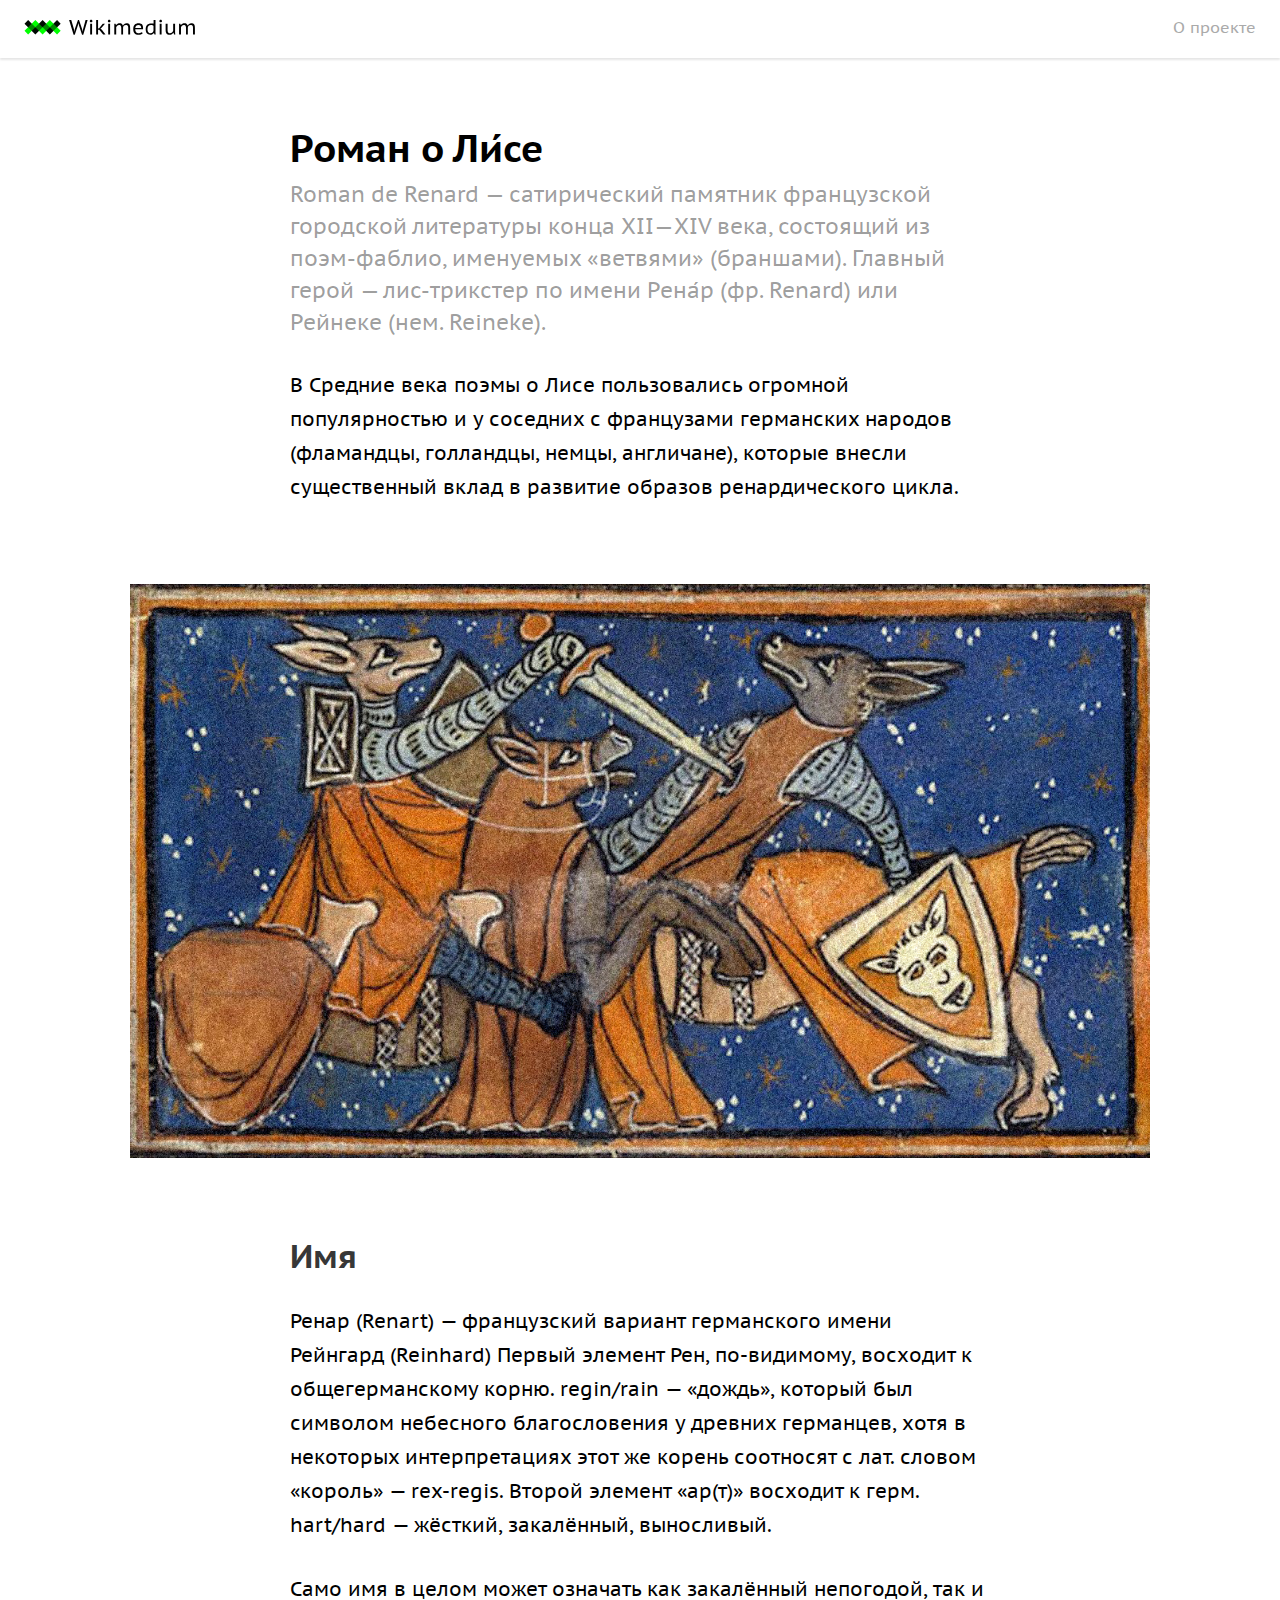
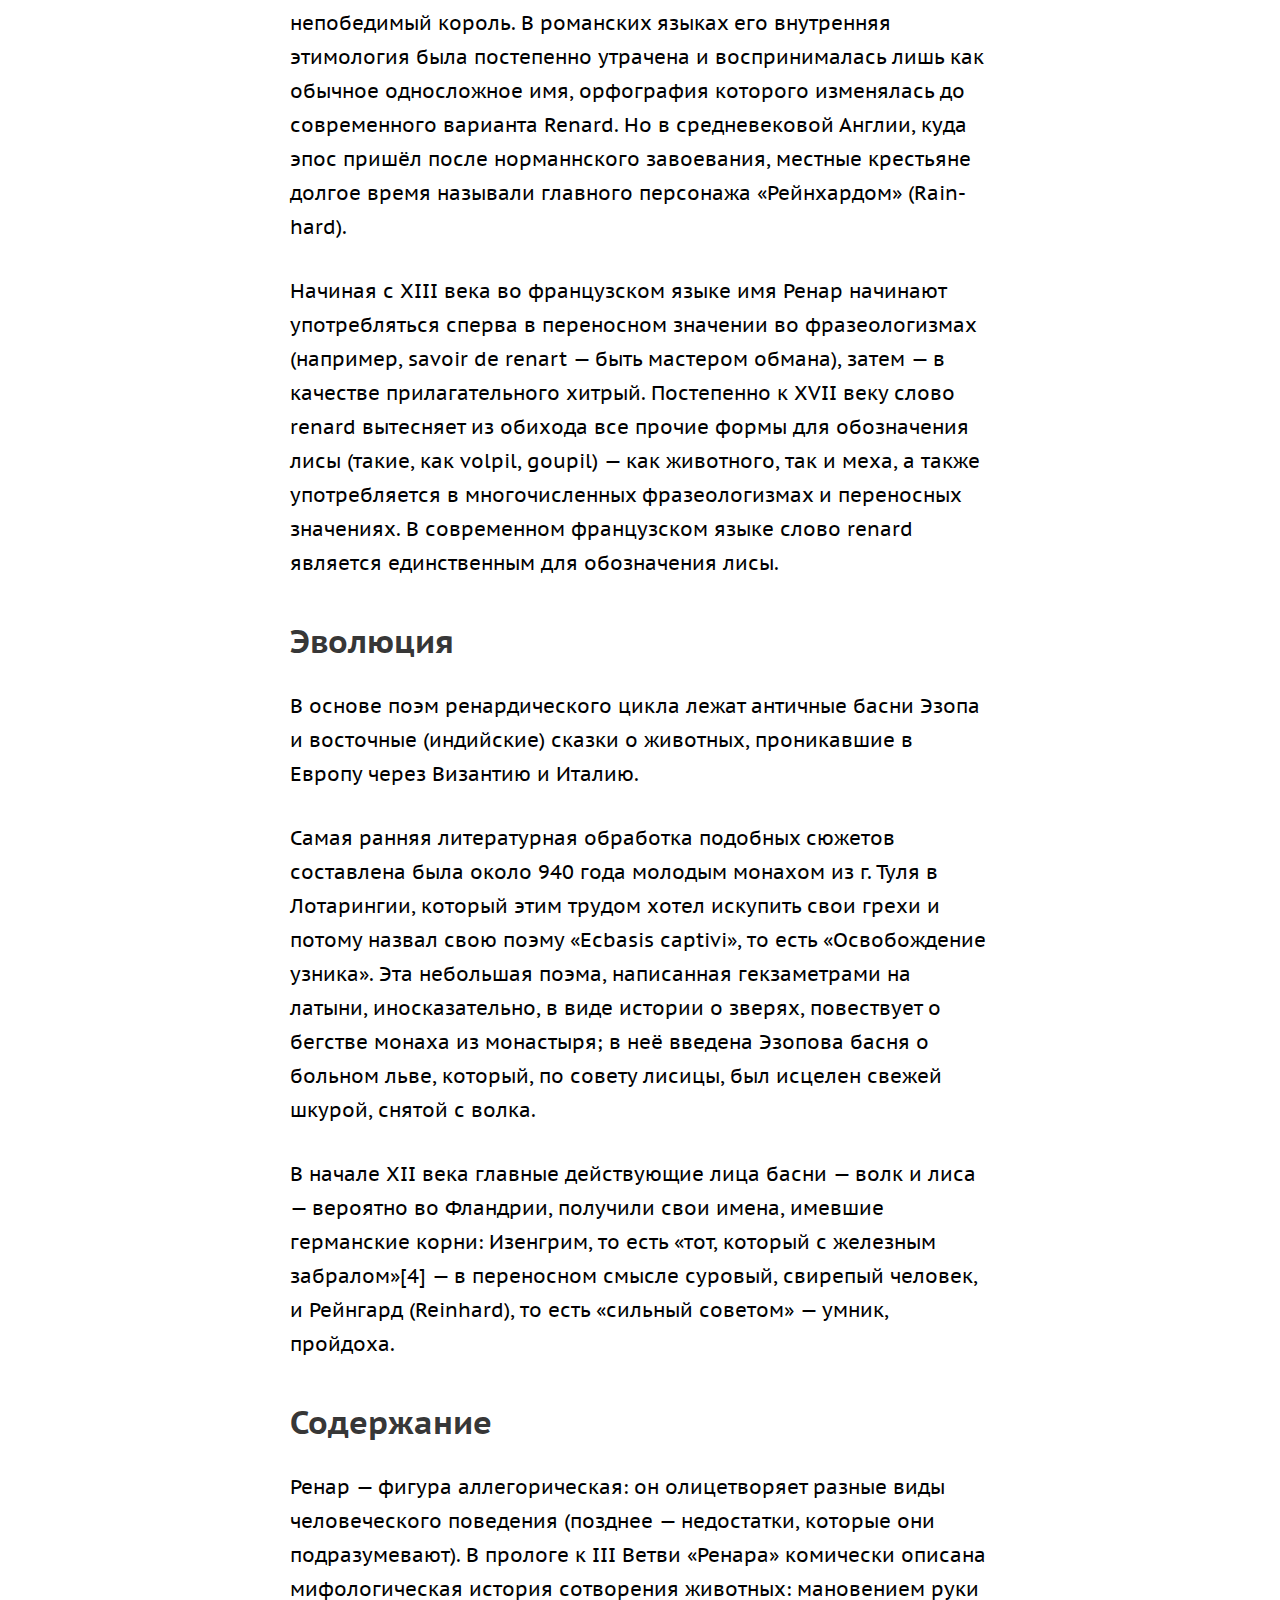
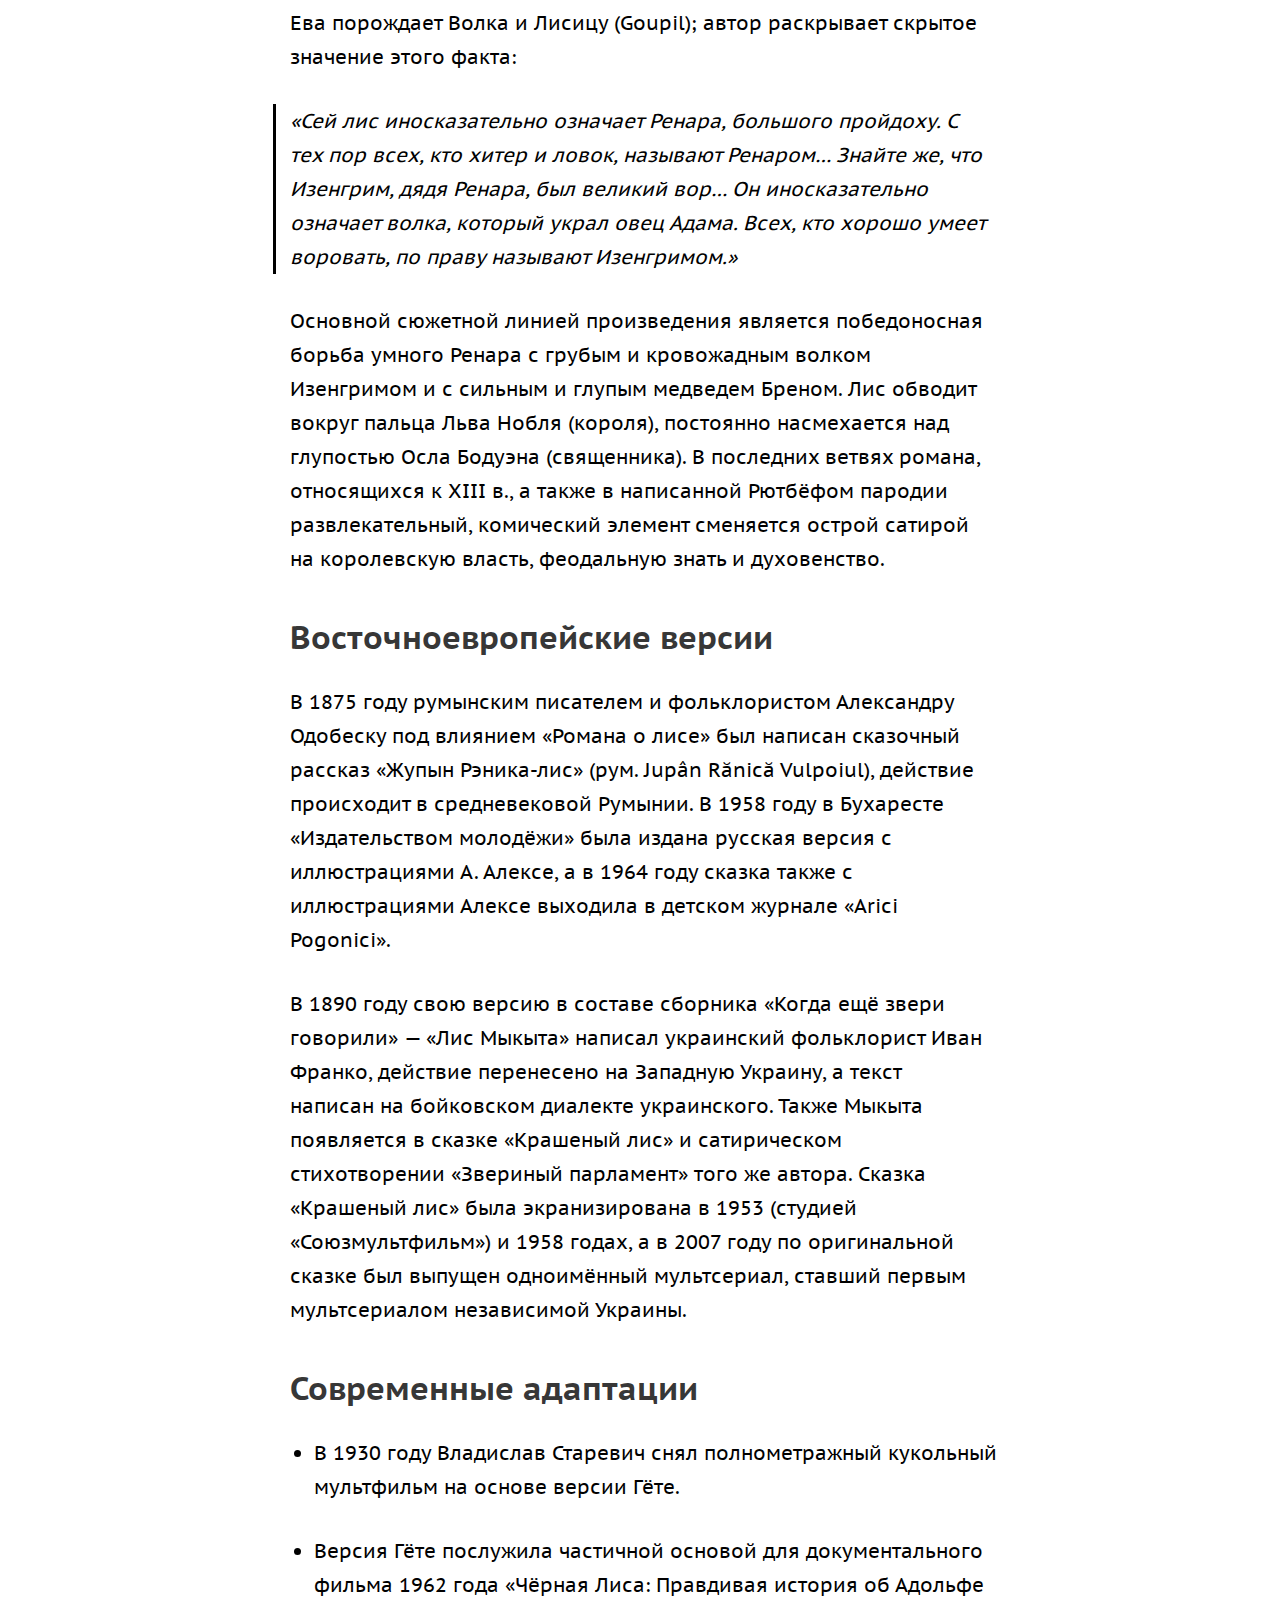
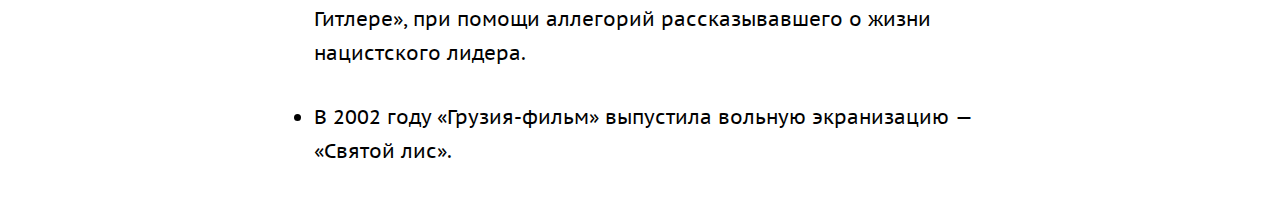
<file: renart.html>
<!DOCTYPE html>
<html lang="en" dir="ltr">
  <head>
    <meta name="viewport" content="width=device-width">
    <meta charset="utf-8">
    <link rel="stylesheet" href="css/style.css">
    <script src="js/jquery-3.5.1.js" charset="utf-8"></script>
    <script src="js/sidebar.js" charset="utf-8"></script>
    <title>Роман о Лисе</title>
    <style media="screen">
      @media all and (max-width: 1340px) {
        .sidebar {
          display: none;
        }
      }

      @media only screen and (max-width: 1020px) {
        article .figure { width: 100%; height: auto;}
        article .figure img { width: 100%;}
        .menubar { display: none; }
      }

      @media only screen and (min-device-width: 768px) and (max-device-width: 1024px) and (orientation: portrait) {
        article > * { width: calc(100% - 40px); }
      }

      @media only screen and (min-device-width: 768px) and (max-device-width: 1024px) and (orientation: landscape) {
        article > * { width: calc(100% - 80px); }
      }

      @media only screen and (min-device-width: 320px) and (max-device-width: 480px) {
        body { min-width: 320px; }
        article > * { width: calc(100% - 40px); }
      }

    </style>
  </head>
  <body>
    <div class="menubar">
      <a href="renart.html"><img src="images/logo.svg" alt=""></a>
      <a href="about.html">О проекте</a>
    </div>
    <nav class="sidebar">
      <p><a href="#p0">Роман о Лисе</a></p>
      <ul>
        <li><a href="#p1">Имя</a></li>
        <li><a href="#p2">Эволюция</a></li>
        <li><a href="#p3">Содержание</a></li>
        <li><a href="#p4">Восточноевропейские версии</a></li>
        <li><a href="#p5">Современные адаптации</a></li>
      </ul>
    </nav>
    <article>
      <section class="intro">
        <h1 id="p0">Роман о Ли&#x301;се</h1>
        <div class="paragraph">
          <p>Roman de Renard &mdash; сатирический памятник французской городской литературы конца XII—XIV века,
            состоящий из поэм-фаблио, именуемых «ветвями» (браншами). Главный герой — лис-трикстер по имени Рена́р
            (фр. Renard) или Рейнеке (нем. Reineke).</p>
          <p>В Средние века поэмы о Лисе пользовались огромной популярностью и у соседних с французами германских
            народов (фламандцы, голландцы, немцы, англичане), которые внесли существенный вклад в развитие образов
            ренардического цикла.</p>
        </div>
        <div class="figure">
            <img src="images/renart.jpg" alt="">
        </div>
      </section>
      <section class="main">
        <h2 id="p1">Имя</h2>
        <div class="paragraph">
          <p>Ренар (Renart) — французский вариант германского имени Рейнгард (Reinhard) Первый элемент Рен, по-видимому,
            восходит к общегерманскому корню. regin/rain — «дождь», который был символом небесного благословения у древних
            германцев, хотя в некоторых интерпретациях этот же корень соотносят с лат. словом «король» — reх-regis.
            Второй элемент «ар(т)» восходит к герм. hart/hard — жёсткий, закалённый, выносливый.</p>
          <p>Само имя в целом может означать как закалённый непогодой, так и непобедимый король. В романских языках его
            внутренняя этимология была постепенно утрачена и воспринималась лишь как обычное односложное имя, орфография
            которого изменялась до современного варианта Renard. Но в средневековой Англии, куда эпос пришёл после
            норманнского завоевания, местные крестьяне долгое время называли главного персонажа «Рейнхардом» (Rain-hard).</p>
          <p>Начиная с XIII века во французском языке имя Ренар начинают употребляться сперва в переносном значении
            во фразеологизмах (например, savoir de renart — быть мастером обмана), затем — в качестве прилагательного хитрый.
            Постепенно к XVII веку слово renard вытесняет из обихода все прочие формы для обозначения лисы (такие,
            как volpil, goupil) — как животного, так и меха, а также употребляется в многочисленных фразеологизмах и переносных
            значениях. В современном французском языке слово renard является единственным для обозначения лисы.</p>
        </div>
        <h2 id="p2">Эволюция</h2>
        <div class="paragraph">
          <p>В основе поэм ренардического цикла лежат античные басни Эзопа и восточные (индийские) сказки о животных, проникавшие в Европу через Византию и Италию.</p>
          <p>Самая ранняя литературная обработка подобных сюжетов составлена была около 940 года молодым монахом из г. Туля
            в Лотарингии, который этим трудом хотел искупить свои грехи и потому назвал свою поэму «Ecbasis captivi»,
            то есть «Освобождение узника». Эта небольшая поэма, написанная гекзаметрами на латыни, иносказательно, в виде
            истории о зверях, повествует о бегстве монаха из монастыря; в неё введена Эзопова басня о больном льве,
            который, по совету лисицы, был исцелен свежей шкурой, снятой с волка.</p>
          <p>В начале XII века главные действующие лица басни — волк и лиса — вероятно во Фландрии, получили свои имена,
            имевшие германские корни: Изенгрим, то есть «тот, который с железным забралом»[4] — в переносном смысле суровый,
            свирепый человек, и Рейнгард (Reinhard), то есть «сильный советом» — умник, пройдоха.</p>
        </div>
        <h2 id="p3">Содержание</h2>
        <div class="paragraph">
          <p>Ренар — фигура аллегорическая: он олицетворяет разные виды человеческого поведения (позднее — недостатки,
            которые они подразумевают). В прологе к III Ветви «Ренара» комически описана мифологическая история сотворения животных:
            мановением руки Ева порождает Волка и Лисицу (Goupil); автор раскрывает скрытое значение этого факта:</p>
          <blockquote>«Сей лис иносказательно означает Ренара, большого пройдоху. С тех пор всех, кто хитер и ловок, называют Ренаром…
            Знайте же, что Изенгрим, дядя Ренара, был великий вор… Он иносказательно означает волка, который украл овец Адама.
            Всех, кто хорошо умеет воровать, по праву называют Изенгримом.»</blockquote>
          <p>Основной сюжетной линией произведения является победоносная борьба умного Ренара с грубым и кровожадным волком
            Изенгримом и с сильным и глупым медведем Бреном. Лис обводит вокруг пальца Льва Нобля (короля), постоянно насмехается
            над глупостью Осла Бодуэна (священника). В последних ветвях романа, относящихся к XIII в., а также в написанной
            Рютбёфом пародии развлекательный, комический элемент сменяется острой сатирой на королевскую власть, феодальную
            знать и духовенство.</p>
        </div>
        <h2 id="p4">Восточноевропейские версии</h2>
        <div class="paragraph">
          <p>В 1875 году румынским писателем и фольклористом Александру Одобеску под влиянием «Романа о лисе» был написан сказочный
            рассказ «Жупын Рэника-лис» (рум. Jupân Rănică Vulpoiul), действие происходит в средневековой Румынии. В 1958 году в Бухаресте
            «Издательством молодёжи» была издана русская версия с иллюстрациями А. Алексе, а в 1964 году сказка также с иллюстрациями
            Алексе выходила в детском журнале «Arici Pogonici».</p>
          <p>В 1890 году свою версию в составе сборника «Когда ещё звери говорили» — «Лис Мыкыта» написал украинский фольклорист Иван Франко,
            действие перенесено на Западную Украину, а текст написан на бойковском диалекте украинского. Также Мыкыта появляется в сказке
            «Крашеный лис» и сатирическом стихотворении «Звериный парламент» того же автора. Сказка «Крашеный лис» была экранизирована в 1953
            (студией «Союзмультфильм») и 1958 годах, а в 2007 году по оригинальной сказке был выпущен одноимённый мультсериал, ставший
            первым мультсериалом независимой Украины.</p>
        </div>
        <h2 id="p5">Современные адаптации</h2>
        <ul>
          <li>В 1930 году Владислав Старевич снял полнометражный кукольный мультфильм на основе версии Гёте.</li>
          <li>Версия Гёте послужила частичной основой для документального фильма 1962 года «Чёрная Лиса: Правдивая история об Адольфе Гитлере»,
            при помощи аллегорий рассказывавшего о жизни нацистского лидера.</li>
          <li>В 2002 году «Грузия-фильм» выпустила вольную экранизацию — «Святой лис».</li>
        </ul>
      </section>
    </article>
  </body>
</html>
</file>
<file: css/style.css>
@import 'reset.css';
@import url('https://fonts.googleapis.com/css?family=PT+Sans+Caption:400,700|PT+Sans:400,400i,700,700i&amp;subset=cyrillic');
@import 'layout.css';
@import 'sidebar.css';
@import 'content.css';
@import "index.css";
@import "renart_content.css";
@import "responsive.css";
</file>
